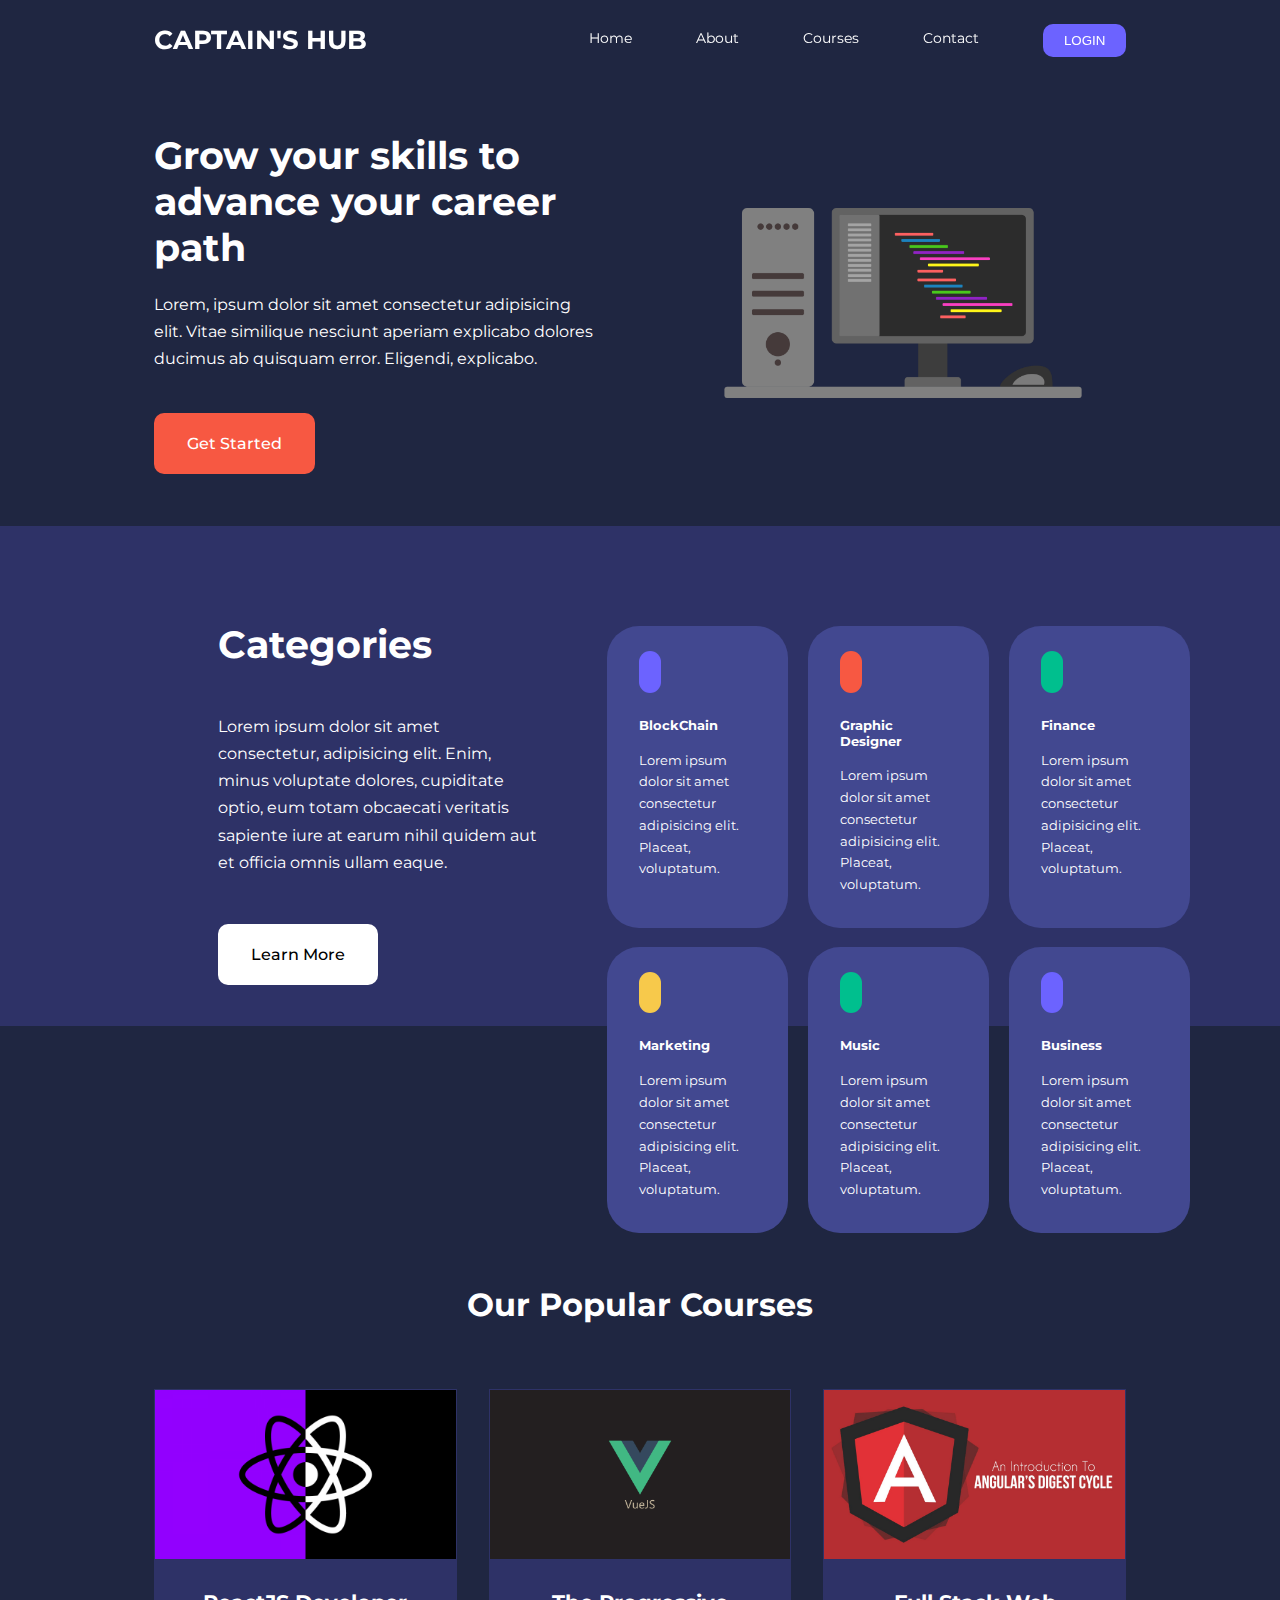
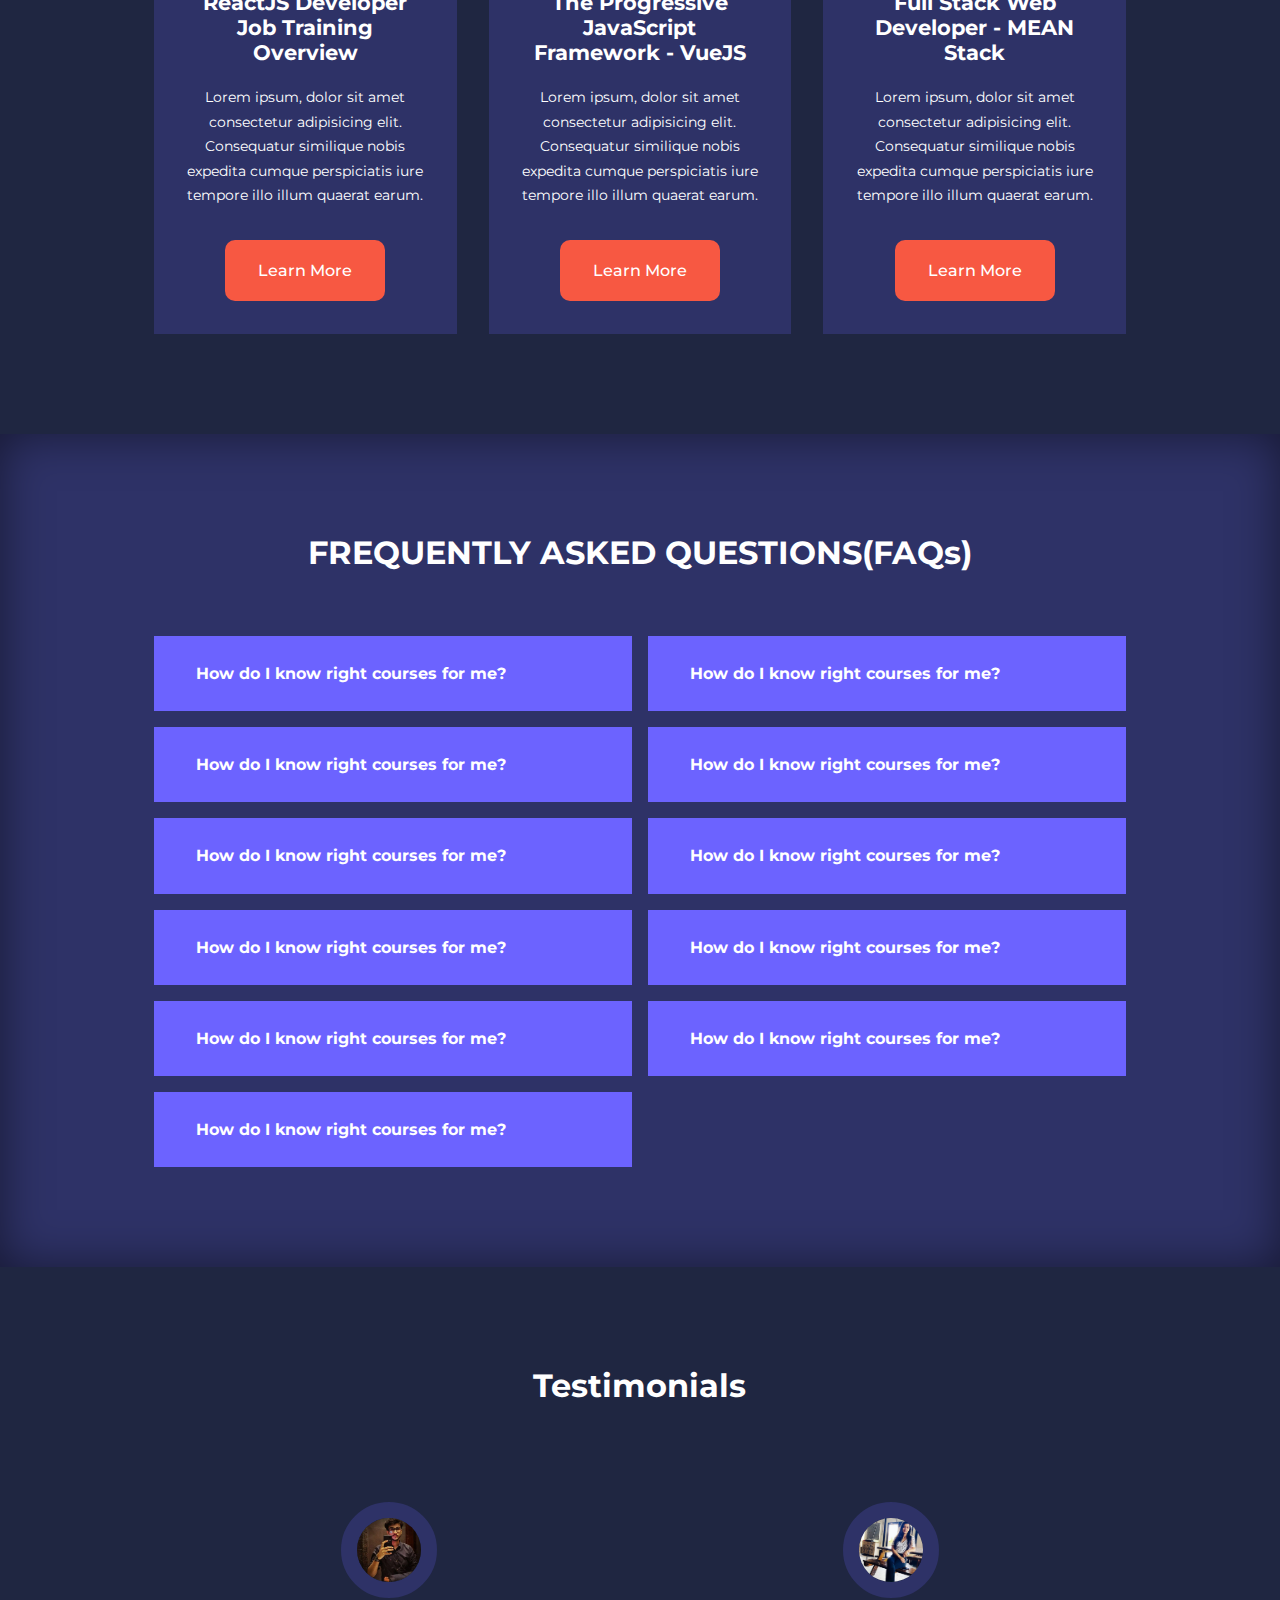
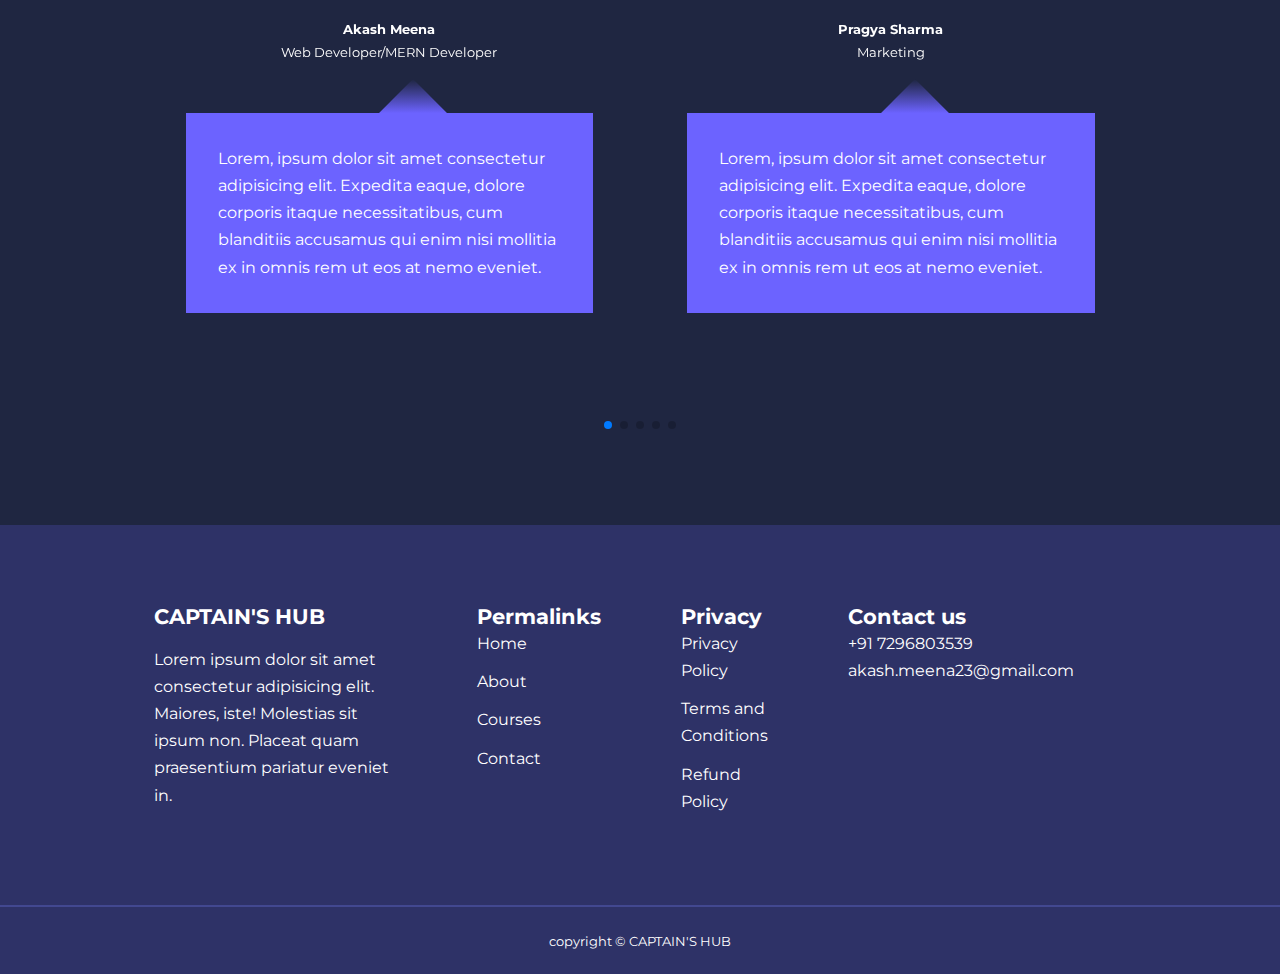
<file: index.html>
<!DOCTYPE html>
<html lang="en">
  <head>
    <meta charset="UTF-8" />
    <meta http-equiv="X-UA-Compatible" content="IE=edge" />
    <meta name="viewport" content="width=device-width, initial-scale=1.0" />
    <title>CAPTAIN'S HUB Website</title>
    <link rel="stylesheet" href="./css/style.css" />
    <link rel="shortcut icon" href="./IMAGES/colorhunt-favicon.svg" type="image/x-icon">
    <!-- ICONS CDN -->
    <link
      rel="stylesheet"
      href="https://unicons.iconscout.com/release/v2.1.6/css/unicons.css"
    />

    <!-- Google Fonts (Montserrat) -->
    <link rel="preconnect" href="https://fonts.googleapis.com" />
    <link rel="preconnect" href="https://fonts.gstatic.com" crossorigin />
    <link
      href="https://fonts.googleapis.com/css2?family=Montserrat:wght@300;400;500;600;700;800;900&display=swap"
      rel="stylesheet"
    />
    <!-- SWIPER JS -->
    <link rel="stylesheet" href="https://cdn.jsdelivr.net/npm/swiper/swiper-bundle.min.css" />

  </head>
  <body>
<div id="blur">
    <nav>
      <div class="wrapper container">
        <a href="index.html"><h3 class="brand">CAPTAIN'S HUB</h3></a>
        <ul class="navbar">
          <li><a href="index.html">Home</a></li>
          <li><a href="about.html">About</a></li>
          <li><a href="courses.html">Courses</a></li>
          <li><a href="contact.html">Contact</a></li>
          <button type="button" id="enter" class="btn btn-sec">LOGIN</button>
        </ul>
        <button id="menuBar"><i class="uil uil-bars"></i></button>
        <button id="closeBar"><i class="uil uil-multiply"></i></button>
      </div>
    </nav>

    <!-- ===================END OF NAVBAR================= -->




    <header>
      <div class="wrapper header-container">
        <div class="head-left">
          <h1>Grow your skills to advance your career path</h1>
          <p>
            Lorem, ipsum dolor sit amet consectetur adipisicing elit. Vitae
            similique nesciunt aperiam explicabo dolores ducimus ab quisquam
            error. Eligendi, explicabo.
          </p>
          <a href="courses.html" class="btn btn-primary">Get Started</a>
        </div>
        <div class="head-right">
          <div class="header-right-img">
            <img
              src="./IMAGES/—Pngtree—pc coding programming flat illustration_5491766.png"
              alt=""
            />
          </div>
        </div>
      </div>
    </header>

    <!-- ===================END OF HEADER================= -->

    <section class="categories">
      <div class="wrapper categories_container">
        <div class="categories-left">
          <h1>Categories</h1>
          <p>
            Lorem ipsum dolor sit amet consectetur, adipisicing elit. Enim,
            minus voluptate dolores, cupiditate optio, eum totam obcaecati
            veritatis sapiente iure at earum nihil quidem aut et officia omnis
            ullam eaque.
          </p>
          <a href="#" class="btn">Learn More</a>
        </div>
        <div class="categories-right">
          <article class="category">
            <span class="category-icons"
              ><i class="uil uil-bitcoin-circle"></i
            ></span>
            <h5>BlockChain</h5>
            <p>
              Lorem ipsum dolor sit amet consectetur adipisicing elit. Placeat,
              voluptatum.
            </p>
          </article>

          <article class="category">
            <span class="category-icons" style="background: #f75842"
              ><i class="uil uil-palette"></i
            ></span>
            <h5>Graphic Designer</h5>
            <p>
              Lorem ipsum dolor sit amet consectetur adipisicing elit. Placeat,
              voluptatum.
            </p>
          </article>

          <article class="category">
            <span class="category-icons" style="background: #00bf8e"
              ><i class="uil uil-usd-circle"></i
            ></span>
            <h5>Finance</h5>
            <p>
              Lorem ipsum dolor sit amet consectetur adipisicing elit. Placeat,
              voluptatum.
            </p>
          </article>

          <article class="category">
            <span class="category-icons" style="background: #f7c94b"
              ><i class="uil uil-megaphone"></i
            ></span>
            <h5>Marketing</h5>
            <p>
              Lorem ipsum dolor sit amet consectetur adipisicing elit. Placeat,
              voluptatum.
            </p>
          </article>

          <article class="category">
            <span class="category-icons" style="background: #00bf8e"
              ><i class="uil uil-music"></i
            ></span>
            <h5>Music</h5>
            <p>
              Lorem ipsum dolor sit amet consectetur adipisicing elit. Placeat,
              voluptatum.
            </p>
          </article>

          <article class="category">
            <span class="category-icons"
              ><i class="uil uil-puzzle-piece"></i
            ></span>
            <h5>Business</h5>
            <p>
              Lorem ipsum dolor sit amet consectetur adipisicing elit. Placeat,
              voluptatum.
            </p>
          </article>
        </div>
      </div>
    </section>

    <!-- ===================END OF CATEGORIES================= -->

    <section class="courses">
      <h2>Our Popular Courses</h2>
      <div class="wrapper courses-container">
        <article class="course">
          <div class="course-img">
            <img src="./IMAGES/reactcourse1.png" alt="" />
            <!--Add Slider To Image-->
          </div>
          <div class="courses-info">
            <h4>ReactJS Developer Job Training Overview</h4>
            <p>
              Lorem ipsum, dolor sit amet consectetur adipisicing elit.
              Consequatur similique nobis expedita cumque perspiciatis iure
              tempore illo illum quaerat earum.
            </p>
            <a href="courses.html" class="btn btn-primary">Learn More</a>
          </div>
        </article>

        <article class="course">
          <div class="course-img">
            <img src="./IMAGES/vue2course2.webp" alt="" />
          </div>
          <div class="courses-info">
            <h4>The Progressive JavaScript Framework - VueJS</h4>
            <p>
              Lorem ipsum, dolor sit amet consectetur adipisicing elit.
              Consequatur similique nobis expedita cumque perspiciatis iure
              tempore illo illum quaerat earum.
            </p>
            <a href="courses.html" class="btn btn-primary">Learn More</a>
          </div>
        </article>

        <article class="course">
          <div class="course-img">
            <img src="./IMAGES/course3.jpg" alt="" />
          </div>
          <div class="courses-info">
            <h4>Full Stack Web Developer - MEAN Stack</h4>
            <p>
              Lorem ipsum, dolor sit amet consectetur adipisicing elit.
              Consequatur similique nobis expedita cumque perspiciatis iure
              tempore illo illum quaerat earum.
            </p>
            <a href="courses.html" class="btn btn-primary">Learn More</a>
          </div>
        </article>
      </div>
    </section>

    <!-- ===================END OF COURSES================= -->

    <section class="faqs">
      <h2>FREQUENTLY ASKED QUESTIONS(FAQs)</h2>
      <div class="wrapper faqs-container">
        <article class="faq">
          <div class="faq-icon"><i class="uil uil-plus"></i></div>
          <div class="quest-answer">
            <h4>How do I know right courses for me?</h4>
            <p>
              Lorem ipsum, dolor sit amet consectetur adipisicing elit.
              Explicabo hic voluptate perspiciatis sunt commodi autem, deleniti,
              suscipit quis nihil ullam quae tempore reprehenderit esse magni
              non? Laudantium cupiditate sit vitae!
            </p>
          </div>
        </article>

        <article class="faq">
          <div class="faq-icon"><i class="uil uil-plus"></i></div>
          <div class="quest-answer">
            <h4>How do I know right courses for me?</h4>
            <p>
              Lorem ipsum, dolor sit amet consectetur adipisicing elit.
              Explicabo hic voluptate perspiciatis sunt commodi autem, deleniti,
              suscipit quis nihil ullam quae tempore reprehenderit esse magni
              non? Laudantium cupiditate sit vitae!
            </p>
          </div>
        </article>

        <article class="faq">
          <div class="faq-icon"><i class="uil uil-plus"></i></div>
          <div class="quest-answer">
            <h4>How do I know right courses for me?</h4>
            <p>
              Lorem ipsum, dolor sit amet consectetur adipisicing elit.
              Explicabo hic voluptate perspiciatis sunt commodi autem, deleniti,
              suscipit quis nihil ullam quae tempore reprehenderit esse magni
              non? Laudantium cupiditate sit vitae!
            </p>
          </div>
        </article>

        <article class="faq">
          <div class="faq-icon"><i class="uil uil-plus"></i></div>
          <div class="quest-answer">
            <h4>How do I know right courses for me?</h4>
            <p>
              Lorem ipsum, dolor sit amet consectetur adipisicing elit.
              Explicabo hic voluptate perspiciatis sunt commodi autem, deleniti,
              suscipit quis nihil ullam quae tempore reprehenderit esse magni
              non? Laudantium cupiditate sit vitae!
            </p>
          </div>
        </article>

        <article class="faq">
          <div class="faq-icon"><i class="uil uil-plus"></i></div>
          <div class="quest-answer">
            <h4>How do I know right courses for me?</h4>
            <p>
              Lorem ipsum, dolor sit amet consectetur adipisicing elit.
              Explicabo hic voluptate perspiciatis sunt commodi autem, deleniti,
              suscipit quis nihil ullam quae tempore reprehenderit esse magni
              non? Laudantium cupiditate sit vitae!
            </p>
          </div>
        </article>

        <article class="faq">
          <div class="faq-icon"><i class="uil uil-plus"></i></div>
          <div class="quest-answer">
            <h4>How do I know right courses for me?</h4>
            <p>
              Lorem ipsum, dolor sit amet consectetur adipisicing elit.
              Explicabo hic voluptate perspiciatis sunt commodi autem, deleniti,
              suscipit quis nihil ullam quae tempore reprehenderit esse magni
              non? Laudantium cupiditate sit vitae!
            </p>
          </div>
        </article>

        <article class="faq">
          <div class="faq-icon"><i class="uil uil-plus"></i></div>
          <div class="quest-answer">
            <h4>How do I know right courses for me?</h4>
            <p>
              Lorem ipsum, dolor sit amet consectetur adipisicing elit.
              Explicabo hic voluptate perspiciatis sunt commodi autem, deleniti,
              suscipit quis nihil ullam quae tempore reprehenderit esse magni
              non? Laudantium cupiditate sit vitae!
            </p>
          </div>
        </article>

        <article class="faq">
          <div class="faq-icon"><i class="uil uil-plus"></i></div>
          <div class="quest-answer">
            <h4>How do I know right courses for me?</h4>
            <p>
              Lorem ipsum, dolor sit amet consectetur adipisicing elit.
              Explicabo hic voluptate perspiciatis sunt commodi autem, deleniti,
              suscipit quis nihil ullam quae tempore reprehenderit esse magni
              non? Laudantium cupiditate sit vitae!
            </p>
          </div>
        </article>

        <article class="faq">
          <div class="faq-icon"><i class="uil uil-plus"></i></div>
          <div class="quest-answer">
            <h4>How do I know right courses for me?</h4>
            <p>
              Lorem ipsum, dolor sit amet consectetur adipisicing elit.
              Explicabo hic voluptate perspiciatis sunt commodi autem, deleniti,
              suscipit quis nihil ullam quae tempore reprehenderit esse magni
              non? Laudantium cupiditate sit vitae!
            </p>
          </div>
        </article>

        <article class="faq">
          <div class="faq-icon"><i class="uil uil-plus"></i></div>
          <div class="quest-answer">
            <h4>How do I know right courses for me?</h4>
            <p>
              Lorem ipsum, dolor sit amet consectetur adipisicing elit.
              Explicabo hic voluptate perspiciatis sunt commodi autem, deleniti,
              suscipit quis nihil ullam quae tempore reprehenderit esse magni
              non? Laudantium cupiditate sit vitae!
            </p>
          </div>
        </article>

        <article class="faq">
          <div class="faq-icon"><i class="uil uil-plus"></i></div>
          <div class="quest-answer">
            <h4>How do I know right courses for me?</h4>
            <p>
              Lorem ipsum, dolor sit amet consectetur adipisicing elit.
              Explicabo hic voluptate perspiciatis sunt commodi autem, deleniti,
              suscipit quis nihil ullam quae tempore reprehenderit esse magni
              non? Laudantium cupiditate sit vitae!
            </p>
          </div>
        </article>
      </div>
    </section>

    <!-- ===================END OF FREQUENTLY ASKED QUESTIONS(FAQs)================= -->
    
    <section class="wrapper testimonial-container mySwiper">
        <h2>Testimonials</h2>
        <div class="swiper-wrapper">
          <article class="testimonial swiper-slide">
            <div class="avatar">
              <img src="./IMAGES/Students/AkashMeena.png" alt="">
            </div>
            <div class="testimonial-info">
              <h5>Akash Meena</h5>
              <small>Web Developer/MERN Developer</small>
            </div>
            <div class="testimonial-body">
              <p>Lorem, ipsum dolor sit amet consectetur adipisicing elit. Expedita eaque, dolore corporis itaque necessitatibus, cum blanditiis accusamus qui enim nisi mollitia ex in omnis rem ut eos at nemo eveniet.</p>
            </div>
          </article>

          <article class="testimonial swiper-slide">
            <div class="avatar">
              <img src="./IMAGES/Students/PragyaSharma.png" alt="">
            </div>
            <div class="testimonial-info">
              <h5>Pragya Sharma</h5>
              <small>Marketing</small>
            </div>
            <div class="testimonial-body">
              <p>Lorem, ipsum dolor sit amet consectetur adipisicing elit. Expedita eaque, dolore corporis itaque necessitatibus, cum blanditiis accusamus qui enim nisi mollitia ex in omnis rem ut eos at nemo eveniet.</p>
            </div>
          </article>

          <article class="testimonial swiper-slide">
            <div class="avatar">
              <img src="./IMAGES/Students/JayeshPareek.png" alt="">
            </div>
            <div class="testimonial-info">
              <h5>Jayesh Pareek</h5>
              <small>Python Developer</small>
            </div>
            <div class="testimonial-body">
              <p>Lorem, ipsum dolor sit amet consectetur adipisicing elit. Expedita eaque, dolore corporis itaque necessitatibus, cum blanditiis accusamus qui enim nisi mollitia ex in omnis rem ut eos at nemo eveniet.</p>
            </div>
          </article>

          <article class="testimonial swiper-slide">
            <div class="avatar">
              <img src="./IMAGES/Students/vatsalsethi.png" alt="">
            </div>
            <div class="testimonial-info">
              <h5>Vatsal Sethi</h5>
              <small>Java Developer</small>
            </div>
            <div class="testimonial-body">
              <p>Lorem, ipsum dolor sit amet consectetur adipisicing elit. Expedita eaque, dolore corporis itaque necessitatibus, cum blanditiis accusamus qui enim nisi mollitia ex in omnis rem ut eos at nemo eveniet.</p>
            </div>
          </article>

          <article class="testimonial swiper-slide">
            <div class="avatar">
              <img src="./IMAGES/Students/sachin rajput.png" alt="">
            </div>
            <div class="testimonial-info">
              <h5>Student</h5>
              <small>Student</small>
            </div>
            <div class="testimonial-body">
              <p>Lorem, ipsum dolor sit amet consectetur adipisicing elit. Expedita eaque, dolore corporis itaque necessitatibus, cum blanditiis accusamus qui enim nisi mollitia ex in omnis rem ut eos at nemo eveniet.</p>
            </div>
          </article>

          <article class="testimonial swiper-slide">
            <div class="avatar">
              <img src="./IMAGES/Students/nishantrathor.png" alt="">
            </div>
            <div class="testimonial-info">
              <h5>Nishant Rathor</h5>
              <small>Civil Services</small>
            </div>
            <div class="testimonial-body">
              <p>Lorem, ipsum dolor sit amet consectetur adipisicing elit. Expedita eaque, dolore corporis itaque necessitatibus, cum blanditiis accusamus qui enim nisi mollitia ex in omnis rem ut eos at nemo eveniet.</p>
            </div>
          </article>
        </div>
        <div class="swiper-pagination"></div>
    </section>

    <!-- ===================END OF STUDENTS TESTIMONIALS================= -->
    
    <footer>
      <div class="wrapper footer-container">
        <div class="footerOne">
          <a href="index.html"><h4>CAPTAIN'S HUB</h4></a>
          <p>Lorem ipsum dolor sit amet consectetur adipisicing elit. Maiores, iste! Molestias sit ipsum non. Placeat quam praesentium pariatur eveniet in.</p>
        </div>

        <div class="footerTwo">
          <h4>Permalinks</h4>
          <ul class="permalinks">
            <li><a href="index.html">Home</a></li>
            <li><a href="about.html">About</a></li>
            <li><a href="courses.html">Courses</a></li>
            <li><a href="contact.html">Contact</a></li>
          </ul>
        </div>

        <div class="footerThree">
          <h4>Privacy</h4>
          <ul class="privacy">
            <li><a href="#">Privacy Policy</a></li>
            <li><a href="#">Terms and Conditions</a></li>
            <li><a href="#">Refund Policy</a></li>
          </ul>
        </div>

        <div class="footerFour">
          <h4>Contact us</h4>
          <div>
            <p>+91 7296803539</p>
            <p>akash.meena23@gmail.com</p>
          </div>
          <ul class="socials">
            <li><a href=""><i class="uil uil-facebook"></i></a></li>
            <li><a href=""><i class="uil uil-instagram-alt"></i></a></li>
            <li><a href=""><i class="uil uil-twitter"></i></a></li>
            <li><a href=""><i class="uil uil-linkedin"></i></a></li>
          </ul>
        </div>
      </div>
      <div class="copyright">
          <small>copyright &copy; CAPTAIN'S HUB</small>
        </div>
    </footer>
</div>

    <!-- ===================END OF FOOTER================= -->

<div class="formlog">
  <div class="registration-form">
    <a href="./signup.html"><h1>Registration Form</h1></a>
  </div>
      <form action="">
        <div class="info">
          <label for="">Username :</label>
          <input type="text" class="innerinp" id="username1" placeholder="Username or Email">
        </div>

        <div class="info">
          <label for="">Password :</label>
          <input type="password" class="innerinp" id="password2" placeholder="Password">
        </div>

        <button type="button" id="loginHome" style="margin-top: 20px;" class="btn btn-primary"> LOGIN</button>
        <button type="button" style="margin-top: 20px;" class="btn btn-primary clr" id="signuphome" > SIGNUP</button>
      </form>
      <center><h2>LOGIN</h2></center>
</div>

    <!-- ===================END OF LOGIN================= -->



    <script src="https://cdn.jsdelivr.net/npm/swiper@8/swiper-bundle.min.js"></script>
    <script src="main.js"></script>
    <script>
      var swiper = new Swiper(".mySwiper", {
        slidesPerView: 1,
        spaceBetween: 30,
        pagination: {
          el: ".swiper-pagination",
          clickable: true,
        },
        //windowWidth >= 600
        breakpoints:{
          600:{
            slidesPerView: 2
          }
        }
      });
    </script>
  </body>
</html>
</file>
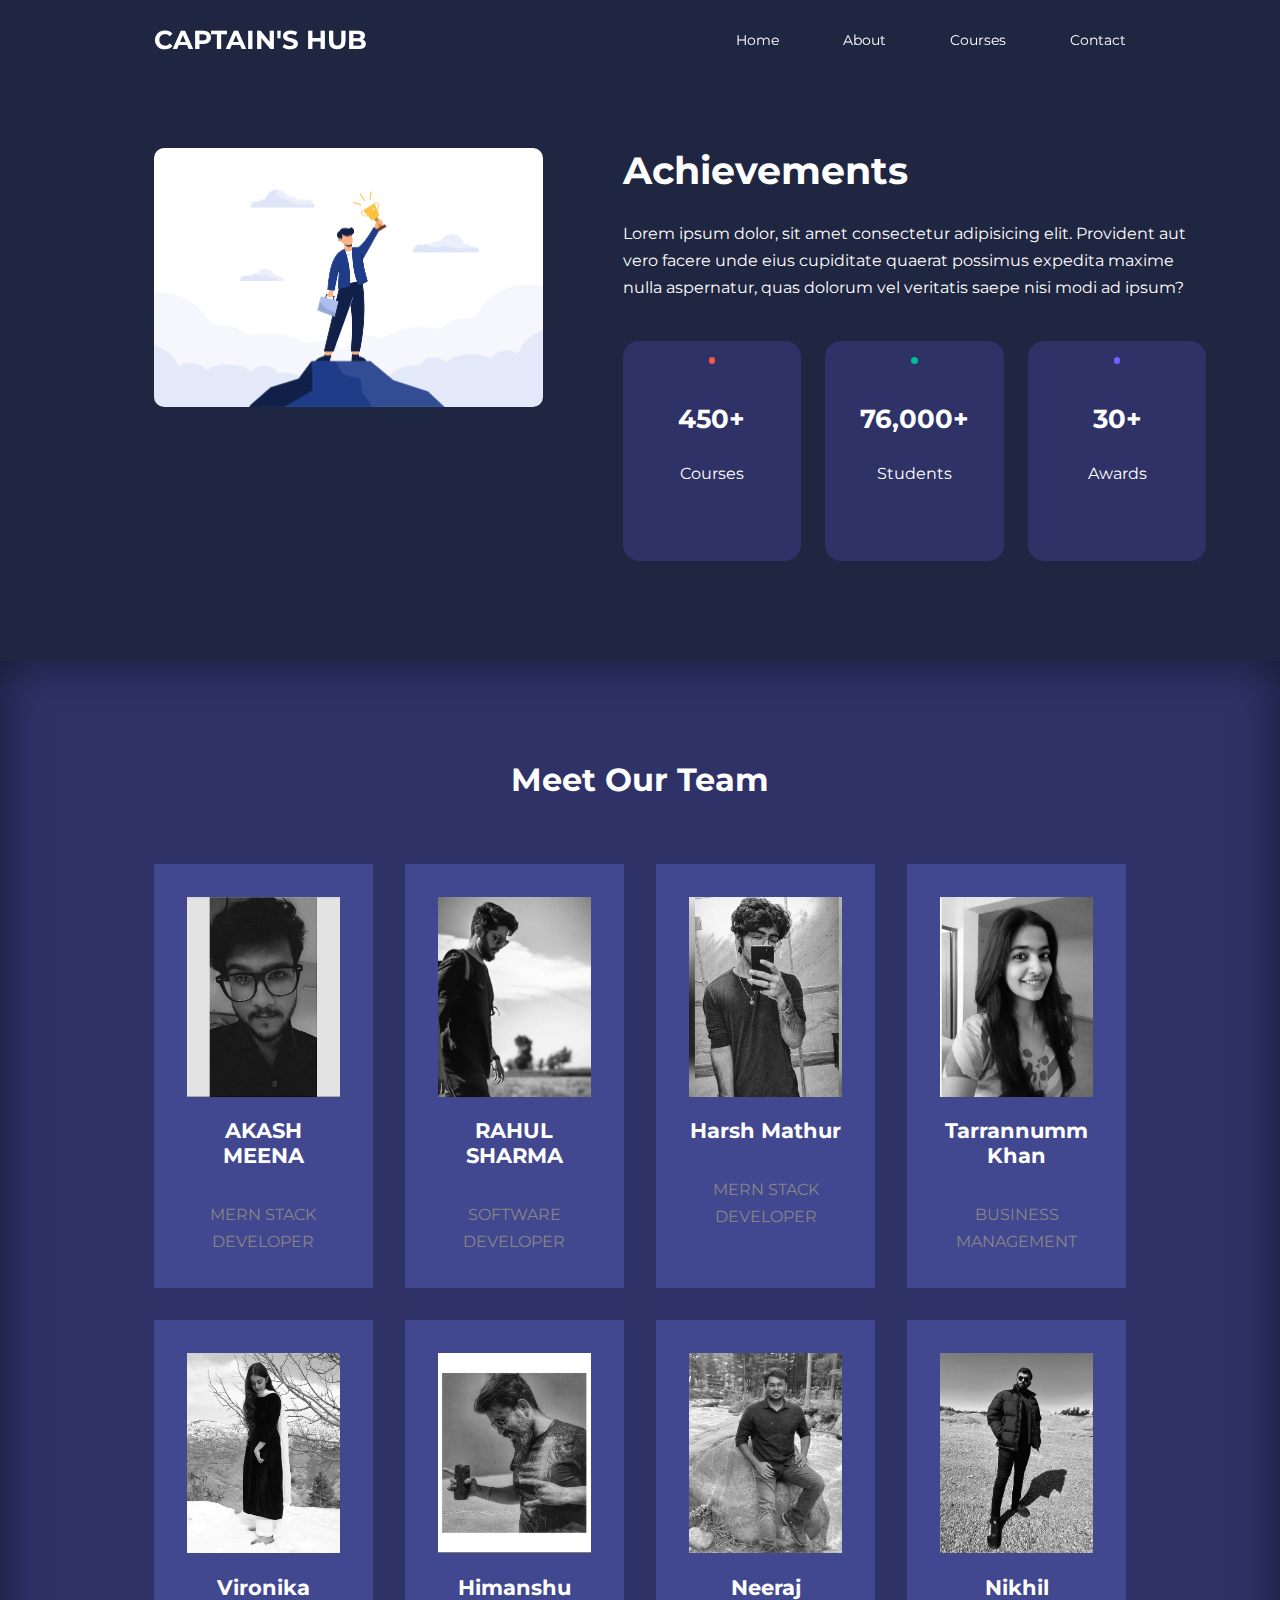
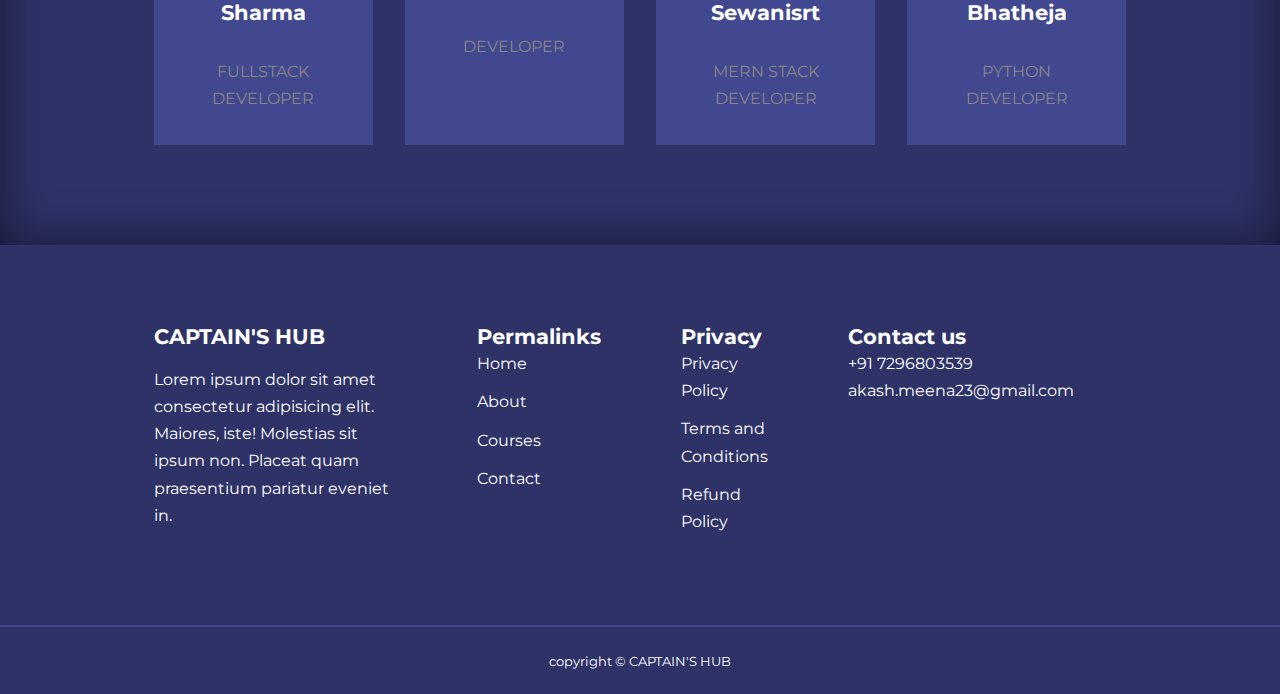
<file: about.html>
<!DOCTYPE html>
<html lang="en">
  <head>
    <meta charset="UTF-8" />
    <meta http-equiv="X-UA-Compatible" content="IE=edge" />
    <meta name="viewport" content="width=device-width, initial-scale=1.0" />
    <title>Multipage Educational Website</title>
    <link rel="stylesheet" href="./css/style.css" />
    <link rel="stylesheet" href="./css/about.css" />

    <!-- ICONS CDN -->
    <link rel="stylesheet" href="https://unicons.iconscout.com/release/v2.1.6/css/unicons.css" />

    <!-- Google Fonts (Montserrat) -->
    <link rel="preconnect" href="https://fonts.googleapis.com" />
    <link rel="preconnect" href="https://fonts.gstatic.com" crossorigin />
    <link href="https://fonts.googleapis.com/css2?family=Montserrat:wght@300;400;500;600;700;800;900&display=swap" rel="stylesheet" />
  </head>
  <body>
    <nav>
      <div class="wrapper container">
        <a href="index.html"><h3>CAPTAIN'S HUB</h3></a>
        <ul class="navbar">
          <li><a href="index.html">Home</a></li>
          <li><a href="about.html">About</a></li>
          <li><a href="courses.html">Courses</a></li>
          <li><a href="contact.html">Contact</a></li>
        </ul>
        <button id="menuBar"><i class="uil uil-bars"></i></button>
        <button id="closeBar"><i class="uil uil-multiply"></i></button>
      </div>
    </nav>

    <!-- ===================END OF NAVBAR================= -->
    <section class="about-achievement">
        <div class="wrapper about-achievement-container">
            <div class="about-achievement-left">
                <img src="./IMAGES/aboutus.jpg" alt="">
            </div>
            <div class="about-achievement-right">
                <h1>Achievements</h1>
                <p>Lorem ipsum dolor, sit amet consectetur adipisicing elit. Provident aut vero facere unde eius cupiditate quaerat possimus expedita maxime nulla aspernatur, quas dolorum vel veritatis saepe nisi modi ad ipsum?</p>
                <div class="achievement-cards">
                    <article class="achievement-card">
                        <span class="achievement-icon" style="background: #f75842;"><i class="uil uil-video"></i></span>
                        <h3>450+</h3>
                        <p>Courses</p>
                    </article>

                    <article class="achievement-card">
                        <span class="achievement-icon" style="background: #00bf8e;"><i class="uil uil-users-alt"></i></span>
                        <h3>76,000+</h3>
                        <p>Students</p>
                    </article>

                    <article class="achievement-card">
                        <span class="achievement-icon" style="background: #6c63ff;"><i class="uil uil-award"></i></span>
                        <h3>30+</h3>
                        <p>Awards</p>
                    </article>
                </div>
            </div>
        </div>
    </section>

    <!-- ===================END OF Achievement================= -->

    <section class="team">
        <h2>Meet Our Team</h2>
        <div class="wrapper team-container">
            <article class="team-member">
                <div class="team-member-img">
                    <img src="./IMAGES/Students/AKASHMEENA MERN.png" height="200px" alt="">
                </div>
                <div class="team-member-info">
                    <h4>AKASH MEENA</h4>
                    <p>MERN STACK DEVELOPER</p>
                </div>
                <div class="team-socials">
                    <a href="https://www.instagram.com/_captain.09/" target="_blank"><i class="uil uil-instagram-alt"></i></a>
                    <a href="https://twitter.com/_CAPTAIN1997_" target="_blank"><i class="uil uil-twitter"></i></a>
                    <a href="https://www.linkedin.com/in/akash-meena-79b94b113/" target="_blank"><i class="uil uil-linkedin"></i></a>
                </div>
            </article>


            <article class="team-member">
                <div class="team-member-img">
                    <img src="./IMAGES/Students/RAHUL SHARMA.png" height="200px" alt="">
                </div>
                <div class="team-member-info">
                    <h4>RAHUL SHARMA</h4>
                    <p>SOFTWARE DEVELOPER</p>
                </div>
                <div class="team-socials">
                    <a href="https://www.instagram.com/trippybandit/?hl=en" target="_blank"><i class="uil uil-instagram-alt"></i></a>
                    <a href="https://twitter.com" target="_blank"><i class="uil uil-twitter"></i></a>
                    <a href="https://www.linkedin.com" target="_blank"><i class="uil uil-linkedin"></i></a>
                </div>
            </article>


            <article class="team-member">
                <div class="team-member-img">
                    <img src="./IMAGES/Students/HarshMathur.png" height="200px" alt="">
                </div>
                <div class="team-member-info">
                    <h4>Harsh Mathur</h4>
                    <p>MERN STACK DEVELOPER</p>
                </div>
                <div class="team-socials">
                    <a href="https://www.instagram.com/harshhhhm_/?hl=en" target="_blank"><i class="uil uil-instagram-alt"></i></a>
                    <a href="https://twitter.com" target="_blank"><i class="uil uil-twitter"></i></a>
                    <a href="https://www.linkedin.com" target="_blank"><i class="uil uil-linkedin"></i></a>
                </div>
            </article>


            <article class="team-member">
                <div class="team-member-img">
                    <img src="./IMAGES/Students/TrannummKhan.png" height="200px" alt="">
                </div>
                <div class="team-member-info">
                    <h4>Tarrannumm Khan</h4>
                    <p>BUSINESS MANAGEMENT</p>
                </div>
                <div class="team-socials">
                    <a href="https://www.instagram.com/_tarannum._/?hl=en" target="_blank"><i class="uil uil-instagram-alt"></i></a>
                    <a href="https://twitter.com" target="_blank"><i class="uil uil-twitter"></i></a>
                    <a href="https://www.linkedin.com" target="_blank"><i class="uil uil-linkedin"></i></a>
                </div>
            </article>


            <article class="team-member">
                <div class="team-member-img">
                    <img src="./IMAGES/Students/VironikaSharma.png" height="200px" alt="">
                </div>
                <div class="team-member-info">
                    <h4>Vironika Sharma</h4>
                    <p>FULLSTACK DEVELOPER</p>
                </div>
                <div class="team-socials">
                    <a href="https://www.instagram.com/onika29_/?hl=en" target="_blank"><i class="uil uil-instagram-alt"></i></a>
                    <a href="https://twitter.com" target="_blank"><i class="uil uil-twitter"></i></a>
                    <a href="https://www.linkedin.com" target="_blank"><i class="uil uil-linkedin"></i></a>
                </div>
            </article>


            <article class="team-member">
                <div class="team-member-img">
                    <img src="./IMAGES/Students/HIMANSHU.png" height="200px" alt="">
                </div>
                <div class="team-member-info">
                    <h4>Himanshu</h4>
                    <p>DEVELOPER</p>
                </div>
                <div class="team-socials">
                    <a href="https://www.instagram.com/domibandito/?hl=en" target="_blank"><i class="uil uil-instagram-alt"></i></a>
                    <a href="https://twitter.com" target="_blank"><i class="uil uil-twitter"></i></a>
                    <a href="https://www.linkedin.com" target="_blank"><i class="uil uil-linkedin"></i></a>
                </div>
            </article>

            <article class="team-member">
                <div class="team-member-img">
                    <img src="./IMAGES/Students/Neeraj.png" height="200px" alt="">
                </div>
                <div class="team-member-info">
                    <h4>Neeraj Sewanisrt</h4>
                    <p>MERN STACK DEVELOPER</p>
                </div>
                <div class="team-socials">
                    <a href="https://www.instagram.com/neerajsewanisrt8/?hl=en" target="_blank"><i class="uil uil-instagram-alt"></i></a>
                    <a href="https://twitter.com" target="_blank"><i class="uil uil-twitter"></i></a>
                    <a href="https://www.linkedin.com" target="_blank"><i class="uil uil-linkedin"></i></a>
                </div>
            </article>


            <article class="team-member">
                <div class="team-member-img">
                    <img src="./IMAGES/Students/nikhil.png" height="200px" alt="">
                </div>
                <div class="team-member-info">
                    <h4>Nikhil Bhatheja</h4>
                    <p>PYTHON DEVELOPER</p>
                </div>
                <div class="team-socials">
                    <a href="https://www.instagram.com/nikbatheja/?hl=en" target="_blank"><i class="uil uil-instagram-alt"></i></a>
                    <a href="https://twitter.com" target="_blank"><i class="uil uil-twitter"></i></a>
                    <a href="https://www.linkedin.com" target="_blank"><i class="uil uil-linkedin"></i></a>
                </div>
            </article>
        </div>
    </section>

    <!-- ===================END OF TEAMS================= -->


    <footer>
      <div class="wrapper footer-container">
        <div class="footerOne">
          <a href="index.html"><h4>CAPTAIN'S HUB</h4></a>
          <p>Lorem ipsum dolor sit amet consectetur adipisicing elit. Maiores, iste! Molestias sit ipsum non. Placeat quam praesentium pariatur eveniet in.</p>
        </div>

        <div class="footerTwo">
          <h4>Permalinks</h4>
          <ul class="permalinks">
            <li><a href="index.html">Home</a></li>
            <li><a href="about.html">About</a></li>
            <li><a href="courses.html">Courses</a></li>
            <li><a href="contact.html">Contact</a></li>
          </ul>
        </div>

        <div class="footerThree">
          <h4>Privacy</h4>
          <ul class="privacy">
            <li><a href="#">Privacy Policy</a></li>
            <li><a href="#">Terms and Conditions</a></li>
            <li><a href="#">Refund Policy</a></li>
          </ul>
        </div>

        <div class="footerFour">
          <h4>Contact us</h4>
          <div>
            <p>+91 7296803539</p>
            <p>akash.meena23@gmail.com</p>
          </div>
          <ul class="socials">
            <li><a href=""><i class="uil uil-facebook"></i></a></li>
            <li><a href=""><i class="uil uil-instagram-alt"></i></a></li>
            <li><a href=""><i class="uil uil-twitter"></i></a></li>
            <li><a href=""><i class="uil uil-linkedin"></i></a></li>
          </ul>
        </div>
      </div>
      <div class="copyright">
          <small>copyright &copy; CAPTAIN'S HUB</small>
        </div>
    </footer>

    <!-- ===================END OF FOOTER================= -->

    <script src="./main.js"></script>
    
  </body>
</html>
</file>
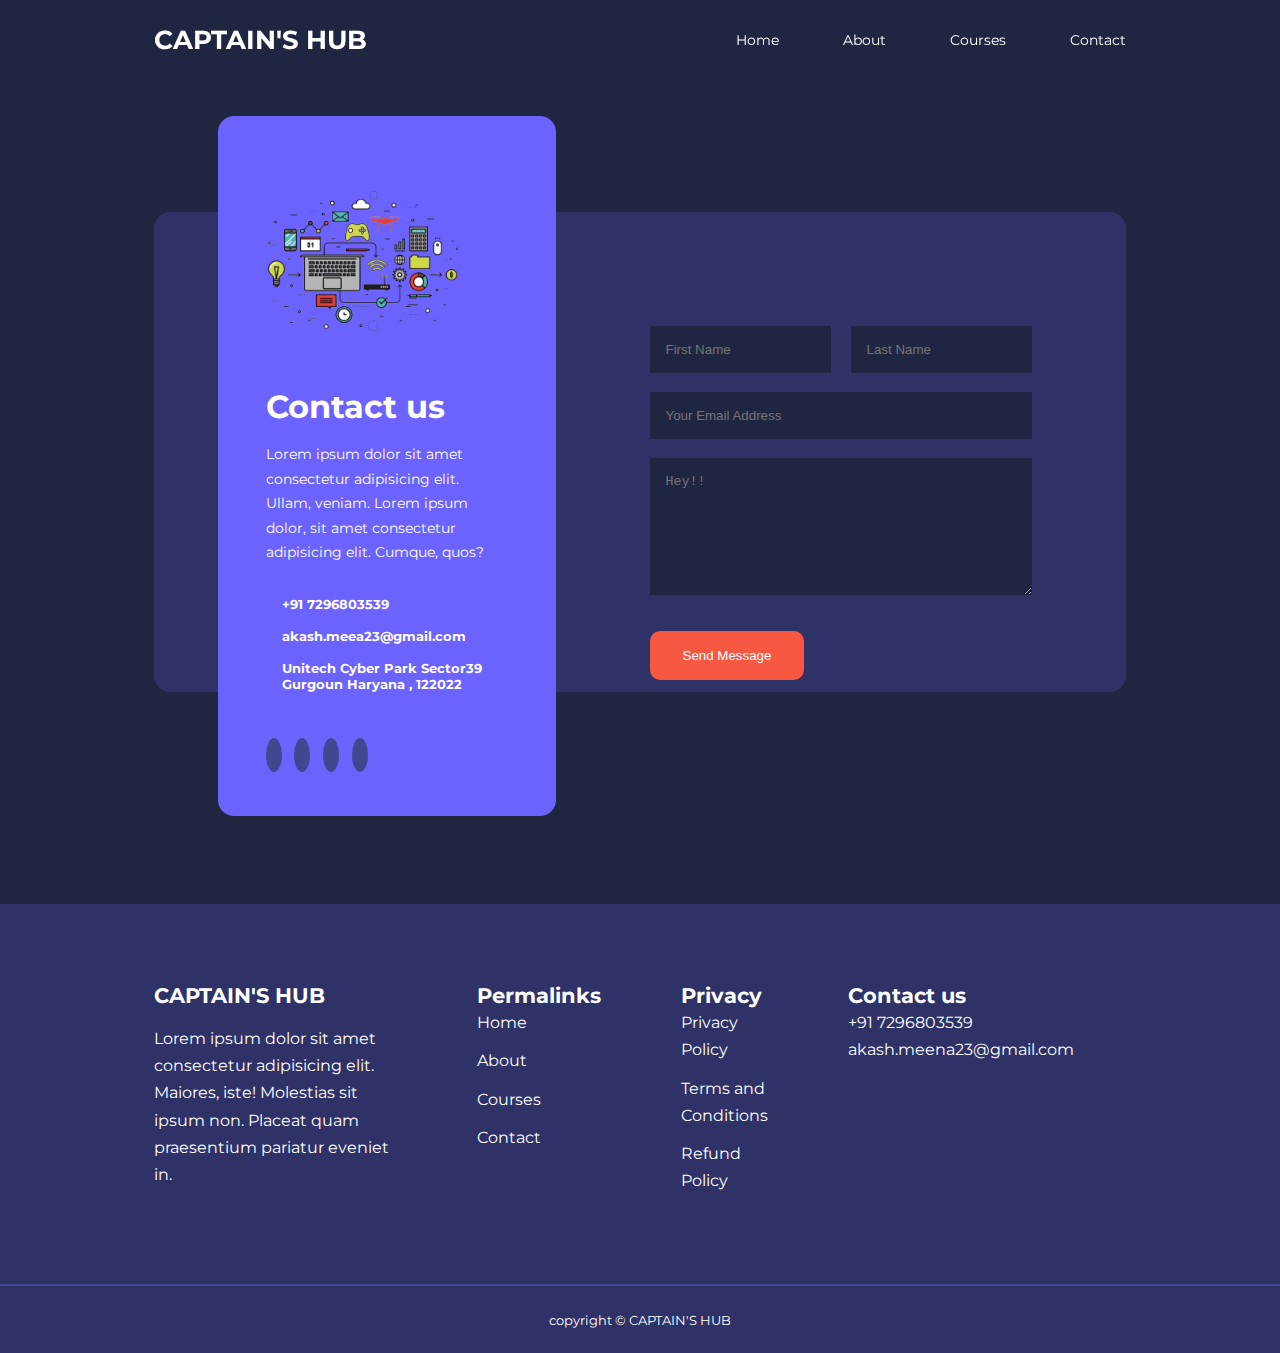
<file: contact.html>
<!DOCTYPE html>
<html lang="en">
  <head>
    <meta charset="UTF-8" />
    <meta http-equiv="X-UA-Compatible" content="IE=edge" />
    <meta name="viewport" content="width=device-width, initial-scale=1.0" />
    <title>Multipage Educational Website</title>
    <link rel="stylesheet" href="./css/style.css" />
    <link rel="stylesheet" href="./css/contact.css" />
    <link rel="shortcut icon" href="./IMAGES/colorhunt-favicon.svg" type="image/x-icon">


    <!-- ICONS CDN -->
    <link
      rel="stylesheet"
      href="https://unicons.iconscout.com/release/v2.1.6/css/unicons.css"
    />

    <!-- Google Fonts (Montserrat) -->
    <link rel="preconnect" href="https://fonts.googleapis.com" />
    <link rel="preconnect" href="https://fonts.gstatic.com" crossorigin />
    <link
      href="https://fonts.googleapis.com/css2?family=Montserrat:wght@300;400;500;600;700;800;900&display=swap"
      rel="stylesheet"
    />
  </head>
  <body>
    <nav>
      <div class="wrapper container">
        <a href="index.html"><h3>CAPTAIN'S HUB</h3></a>
        <ul class="navbar">
          <li><a href="index.html">Home</a></li>
          <li><a href="about.html">About</a></li>
          <li><a href="courses.html">Courses</a></li>
          <li><a href="contact.html">Contact</a></li>
        </ul>
        <button id="menuBar"><i class="uil uil-bars"></i></button>
        <button id="closeBar"><i class="uil uil-multiply"></i></button>
      </div>
    </nav>
<!-- ===================END OF NAVBAR================= -->

<section class="contact">
    <div class="wrapper contact-container">
        <aside class="contact-aside">
            <div class="aside-image">
                <img src="./IMAGES/Header_img.png" alt="">
            </div>
            <h2>Contact us</h2>
            <p>Lorem ipsum dolor sit amet consectetur adipisicing elit. Ullam, veniam. Lorem ipsum dolor, sit amet consectetur adipisicing elit. Cumque, quos? </p>
            <ul class="contact-details">
                <li>
                    <i class="uil uil-phone"></i>
                    <h5>+91 7296803539</h5>
                </li>

                <li>
                    <i class="uil uil-envelope-open"></i>
                    <h5>akash.meea23@gmail.com</h5>
                </li>

                <li>
                    <i class="uil uil-location-point"></i>
                    <h5>Unitech Cyber Park  Sector39 Gurgoun  Haryana , 122022</h5>
                </li>
            </ul>
            <ul class="contact-socials">
                <li><a href="https://www.facebook.com/"><i class="uil uil-facebook"></i></a></li>
                <li><a href="https://www.instagram.com/"><i class="uil uil-instagram-alt"></i></a></li>
                <li><a href="https://www.linkedin.com"><i class="uil uil-linkedin"></i></a></li>
                <li><a href="https://twitter.com"><i class="uil uil-twitter"></i></a></li>
            </ul>
        </aside>

        <form action="https://formspree.io/f/xknegawa" method="post" class="contact-form">
            <div class="form-name">
                <input type="text" name="First Name" placeholder="First Name" required>
                <input type="text" name="Last Name" placeholder="Last Name" required>
            </div>
            <input type="email" name="emailAd" id="mail" placeholder="Your Email Address" required>

            <textarea name="Message" id="textareaMain" cols="30" rows="7" placeholder="Hey!!"></textarea>
            <button type="submit" class="btn btn-primary">Send Message</button>
        </form>
    </div>
</section>






<footer>
      <div class="wrapper footer-container">
        <div class="footerOne">
          <a href="index.html"><h4>CAPTAIN'S HUB</h4></a>
          <p>Lorem ipsum dolor sit amet consectetur adipisicing elit. Maiores, iste! Molestias sit ipsum non. Placeat quam praesentium pariatur eveniet in.</p>
        </div>

        <div class="footerTwo">
          <h4>Permalinks</h4>
          <ul class="permalinks">
            <li><a href="index.html">Home</a></li>
            <li><a href="about.html">About</a></li>
            <li><a href="courses.html">Courses</a></li>
            <li><a href="contact.html">Contact</a></li>
          </ul>
        </div>

        <div class="footerThree">
          <h4>Privacy</h4>
          <ul class="privacy">
            <li><a href="#">Privacy Policy</a></li>
            <li><a href="#">Terms and Conditions</a></li>
            <li><a href="#">Refund Policy</a></li>
          </ul>
        </div>

        <div class="footerFour">
          <h4>Contact us</h4>
          <div>
            <p>+91 7296803539</p>
            <p>akash.meena23@gmail.com</p>
          </div>
          <ul class="socials">
            <li><a href=""><i class="uil uil-facebook"></i></a></li>
            <li><a href=""><i class="uil uil-instagram-alt"></i></a></li>
            <li><a href=""><i class="uil uil-twitter"></i></a></li>
            <li><a href=""><i class="uil uil-linkedin"></i></a></li>
          </ul>
        </div>
      </div>
      <div class="copyright">
          <small>copyright &copy; CAPTAIN'S HUB</small>
        </div>
    </footer>

<!-- ===================END OF FOOTER================= -->
<script src="./main.js"></script>
    
  </body>
</html>
</file>
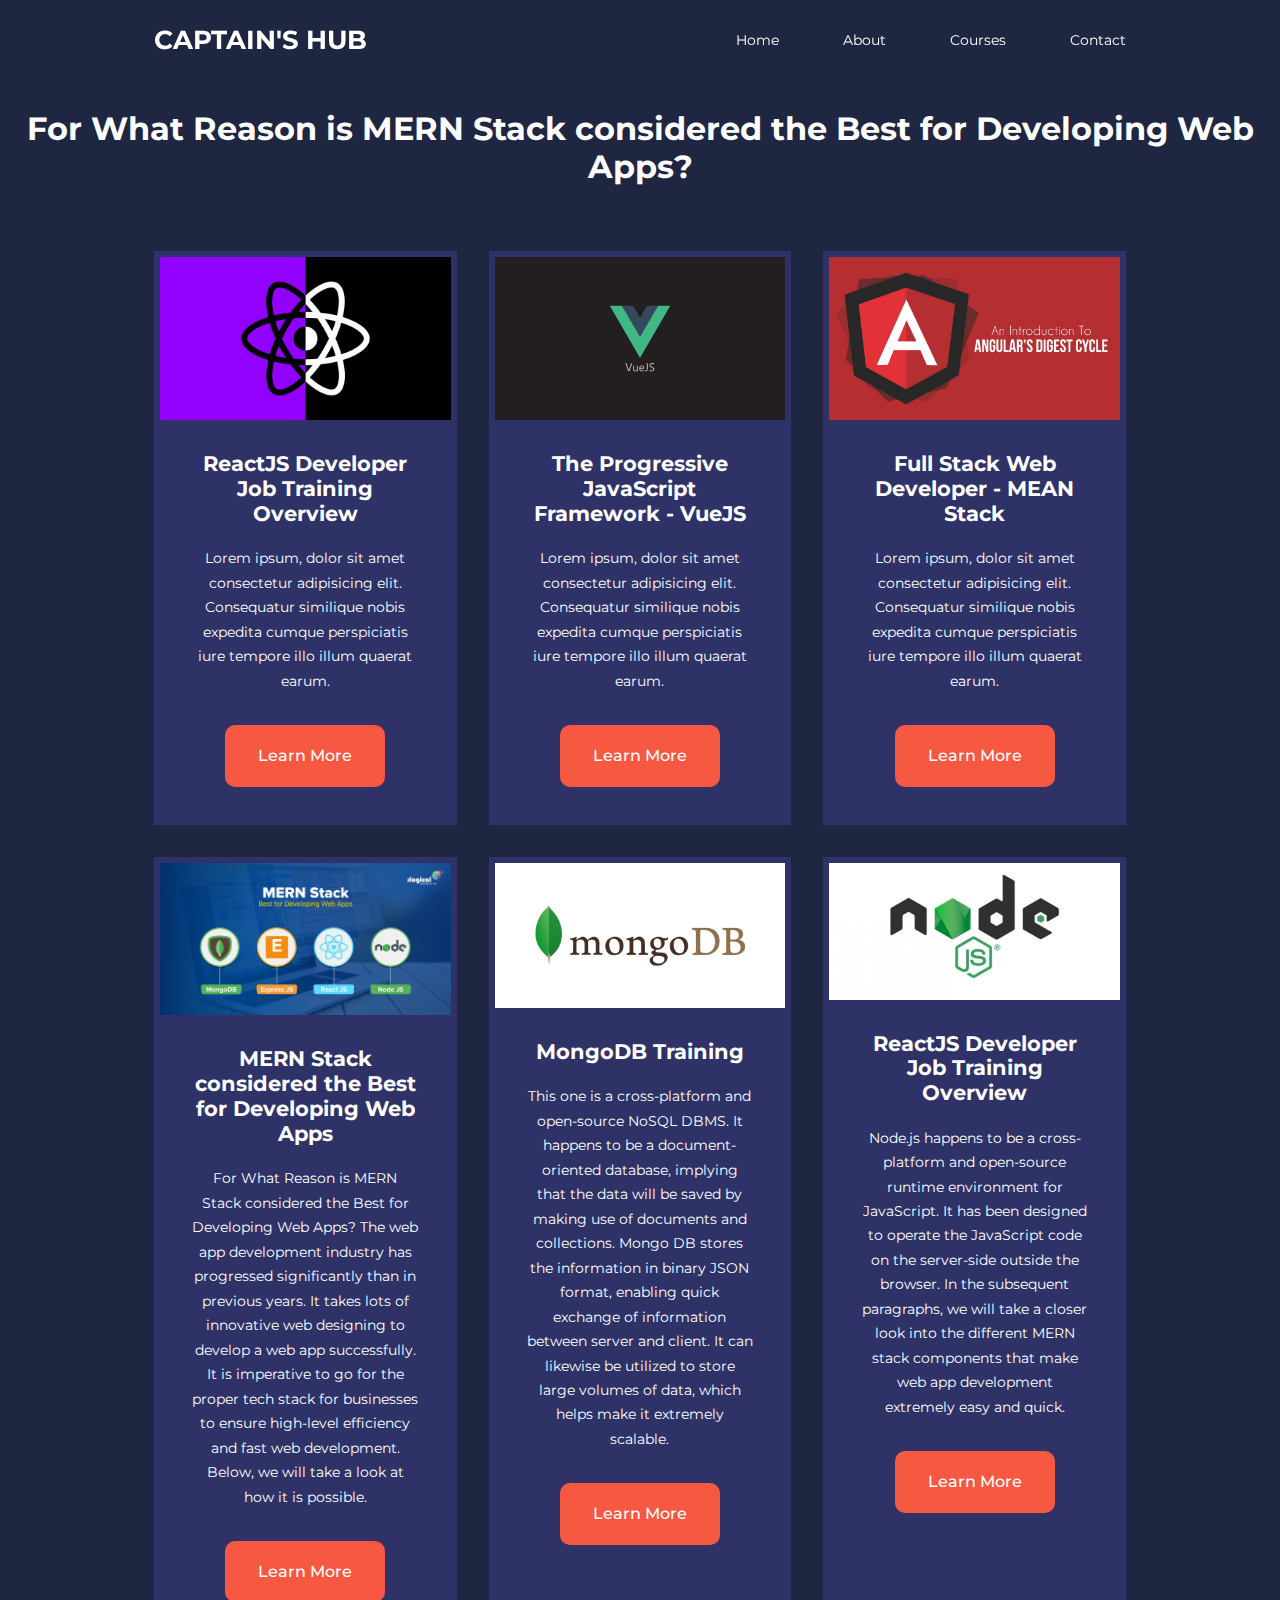
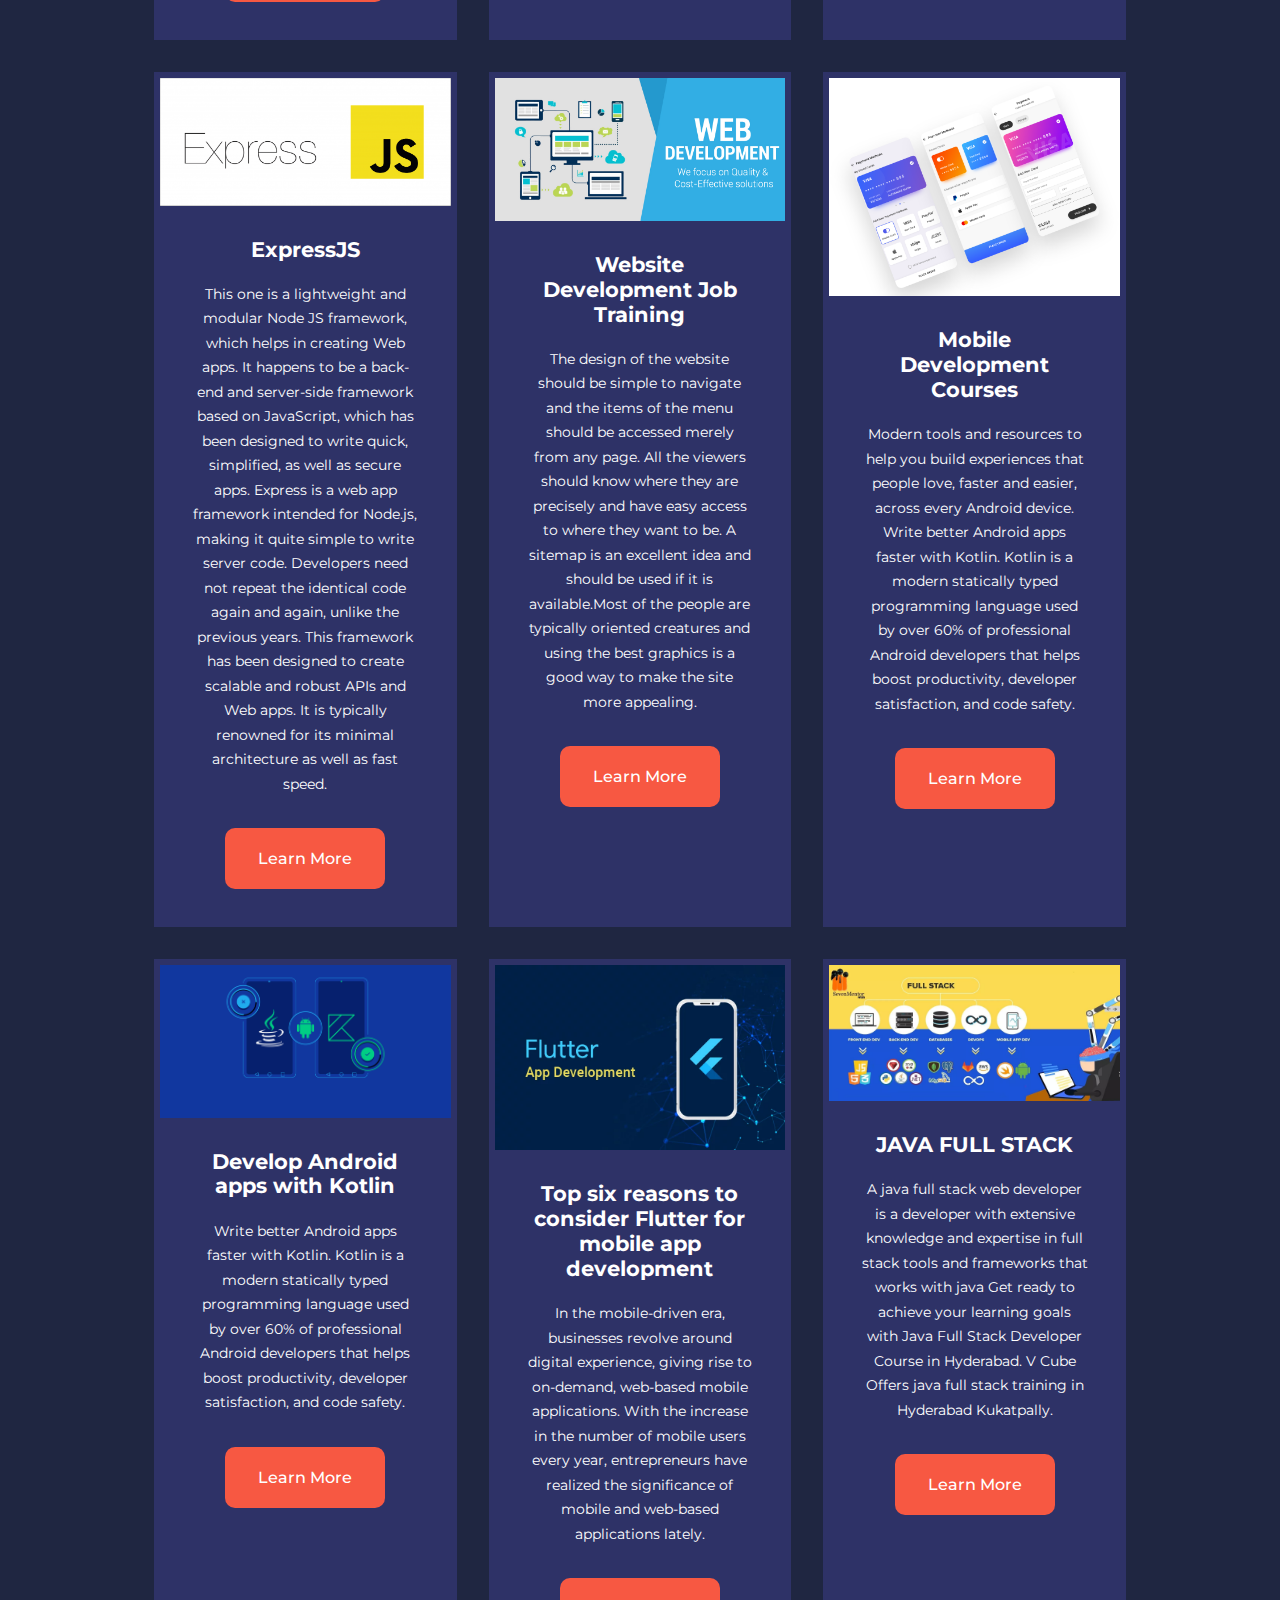
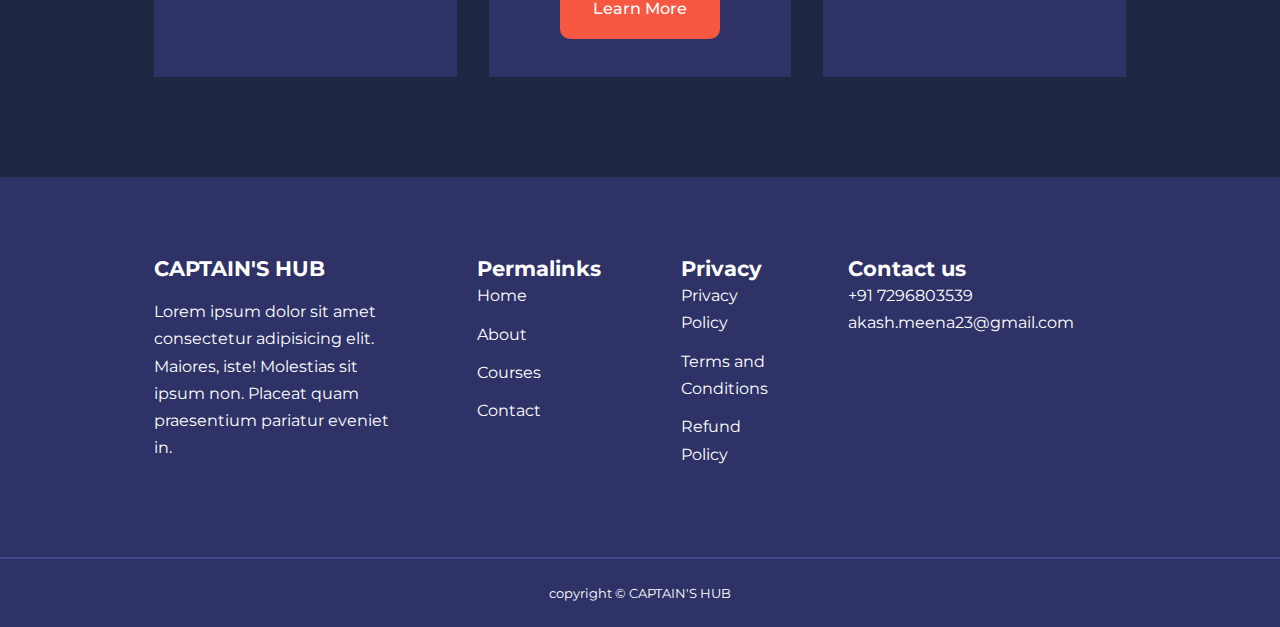
<file: courses.html>
<!DOCTYPE html>
<html lang="en">
  <head>
    <meta charset="UTF-8" />
    <meta http-equiv="X-UA-Compatible" content="IE=edge" />
    <meta name="viewport" content="width=device-width, initial-scale=1.0" />
    <title>Multipage Educational Website</title>
    <link rel="stylesheet" href="./css/style.css" />
    <link rel="stylesheet" href="./css/courses.css" />

    <!-- ICONS CDN -->
    <link
      rel="stylesheet"
      href="https://unicons.iconscout.com/release/v2.1.6/css/unicons.css"
    />
    <link rel="shortcut icon" href="./IMAGES/colorhunt-favicon.svg" type="image/x-icon">

    <!-- Google Fonts (Montserrat) -->
    <link rel="preconnect" href="https://fonts.googleapis.com" />
    <link rel="preconnect" href="https://fonts.gstatic.com" crossorigin />
    <link
      href="https://fonts.googleapis.com/css2?family=Montserrat:wght@300;400;500;600;700;800;900&display=swap"
      rel="stylesheet"
    />

  </head>
  <body>
    <nav>
      <div class="wrapper container">
        <a href="index.html"><h3>CAPTAIN'S HUB</h3></a>
        <ul class="navbar">
          <li><a href="index.html">Home</a></li>
          <li><a href="about.html">About</a></li>
          <li><a href="courses.html">Courses</a></li>
          <li><a href="contact.html">Contact</a></li>
        </ul>
        <button id="menuBar"><i class="uil uil-bars"></i></button>
        <button id="closeBar"><i class="uil uil-multiply"></i></button>
      </div>
    </nav>

    <!-- ===================END OF NAVBAR================= -->

    <section class="courses">
      <h2>For What Reason is MERN Stack considered the Best for Developing Web Apps?</h2>
      <div class="wrapper courses-container">
        <article class="course">
          <div class="course-img">
            <img src="./IMAGES/reactcourse1.png" alt="" />
            <!--Add Slider To Image-->
          </div>
          <div class="courses-info">
            <h4>ReactJS Developer Job Training Overview</h4>
            <p>
              Lorem ipsum, dolor sit amet consectetur adipisicing elit.
              Consequatur similique nobis expedita cumque perspiciatis iure
              tempore illo illum quaerat earum.
            </p>
            <a href="https://reactjs.org/tutorial/tutorial.html" class="btn btn-primary">Learn More</a>
          </div>
        </article>

        <article class="course">
          <div class="course-img">
            <img src="./IMAGES/vue2course2.webp" alt="" />
          </div>
          <div class="courses-info">
            <h4>The Progressive JavaScript Framework - VueJS</h4>
            <p>
              Lorem ipsum, dolor sit amet consectetur adipisicing elit.
              Consequatur similique nobis expedita cumque perspiciatis iure
              tempore illo illum quaerat earum.
            </p>
            <a href="https://vuejs.org/guide/introduction.html" class="btn btn-primary">Learn More</a>
          </div>
        </article>

        <article class="course">
          <div class="course-img">
            <img src="./IMAGES/course3.jpg" alt="" />
          </div>
          <div class="courses-info">
            <h4>Full Stack Web Developer - MEAN Stack</h4>
            <p>
              Lorem ipsum, dolor sit amet consectetur adipisicing elit.
              Consequatur similique nobis expedita cumque perspiciatis iure
              tempore illo illum quaerat earum.
            </p>
            <a href="https://angular.io/" class="btn btn-primary">Learn More</a>
          </div>
        </article>


        <article class="course">
          <div class="course-img">
            <img src="./IMAGES/Courses/MERN-Stack2.png" alt="" />
            <!--Add Slider To Image-->
          </div>
          <div class="courses-info">
            <h4>MERN Stack considered the Best for Developing Web Apps</h4>
            <p>
              For What Reason is MERN Stack considered the Best for Developing Web Apps?
            The web app development industry has progressed significantly than in previous years. It takes lots of innovative web designing to develop a web app successfully. It is imperative to go for the proper tech stack for businesses to ensure high-level efficiency and fast web development. Below, we will take a look at how it is possible.
            </p>
            <a href="https://www.linkedin.com/learning/paths/become-a-mern-stack-javascript-developer?src=go-pa&trk=sem-ga_campid=11414361728_asid=114147496720_crid=473973938308_kw=_d=c_tid=dsa-1396750001960_n=g_mt=_geo=1007805_slid=&mcid=6841855808129646771&cid=&gclid=Cj0KCQjw08aYBhDlARIsAA_gb0cgMBZvh4Q42ha-1PzE4FHS1FDonc28FseY0E-YqWYK09fpDz_UTkcaAsTzEALw_wcB&gclsrc=aw.ds" class="btn btn-primary">Learn More</a>
          </div>
        </article>


        <article class="course">
          <div class="course-img">
            <img src="./IMAGES/Courses/MongoDB.png" alt="" />
            <!--Add Slider To Image-->
          </div>
          <div class="courses-info">
            <h4>MongoDB Training</h4>
            <p>
              This one is a cross-platform and open-source NoSQL DBMS. It happens to be a document-oriented database, implying that the data will be saved by making use of documents and collections. Mongo DB stores the information in binary JSON format, enabling quick exchange of information between server and client. It can likewise be utilized to store large volumes of data, which helps make it extremely scalable.
            </p>
            <a href="https://www.mongodb.com/developer/" class="btn btn-primary">Learn More</a>
          </div>
        </article>


        <article class="course">
          <div class="course-img">
            <img src="./IMAGES/Courses/Node-JS-1024x482.jpg" alt="" />
            <!--Add Slider To Image-->
          </div>
          <div class="courses-info">
            <h4>ReactJS Developer Job Training Overview</h4>
            <p>
              Node.js happens to be a cross-platform and open-source runtime environment for JavaScript. It has been designed to operate the JavaScript code on the server-side outside the browser.
              In the subsequent paragraphs, we will take a closer look into the different MERN stack components that make web app development extremely easy and quick.
            </p>
            <a href="https://nownodes.io/?&utm_source=google&utm_medium=cpc&utm_campaign=18193547270&utm_content=137910734342_kwd-14272450_618794051952&utm_term=Cj0KCQjw08aYBhDlARIsAA_gb0e53dODPc4gdIyYB1upYa7znxM2HUCWUEyW-r3OrNyOccpqnYH16k8aAjXXEALw_wcB&gclid=Cj0KCQjw08aYBhDlARIsAA_gb0e53dODPc4gdIyYB1upYa7znxM2HUCWUEyW-r3OrNyOccpqnYH16k8aAjXXEALw_wcB" class="btn btn-primary">Learn More</a>
          </div>
        </article>



        <article class="course">
          <div class="course-img">
            <img src="./IMAGES/Courses/expressjs-1024x449.png" alt="" />
            <!--Add Slider To Image-->
          </div>
          <div class="courses-info">
            <h4>ExpressJS</h4>
            <p>
              This one is a lightweight and modular Node JS framework, which helps in creating Web apps. It happens to be a back-end and server-side framework based on JavaScript, which has been designed to write quick, simplified, as well as secure apps.
              Express is a web app framework intended for Node.js, making it quite simple to write server code. Developers need not repeat the identical code again and again, unlike the previous years. This framework has been designed to create scalable and robust APIs and Web apps. It is typically renowned for its minimal architecture as well as fast speed.
            </p>
            <a href="https://expressjs.com/" class="btn btn-primary">Learn More</a>
          </div>
        </article>



        <article class="course">
          <div class="course-img">
            <img src="./IMAGES/Courses/Website-Development-Company.jpg" alt="" />
            <!--Add Slider To Image-->
          </div>
          <div class="courses-info">
            <h4>Website Development Job Training</h4>
            <p>
              The design of the website should be simple to navigate and the items of the menu should be accessed merely from any page.
              All the viewers should know where they are precisely and have easy access to where they want to be. A sitemap is an excellent idea and should be used if it is available.Most of the people are typically oriented creatures and using the best graphics is a good way to make the site more appealing.
              
            </p>
            <a href="https://mailchimp.com/features/website-builder/?gclid=Cj0KCQjw08aYBhDlARIsAA_gb0dQSYj6tCsILgQJzv0JscGu8UH9WWqflBRGVkbO7Dao5gBbAmMhdLkaArTgEALw_wcB&gclsrc=aw.ds" class="btn btn-primary">Learn More</a>
          </div>
        </article>



        <article class="course">
          <div class="course-img">
            <img src="./IMAGES/Courses/Mobile Dev.png" alt="" />
            <!--Add Slider To Image-->
          </div>
          <div class="courses-info">
            <h4>Mobile Development Courses</h4>
            <p>
              Modern tools and resources to help you build experiences that people love, faster and easier, across every Android device.
              Write better Android apps faster with Kotlin. Kotlin is a modern statically typed programming language used by over 60% of professional Android developers that helps boost productivity, developer satisfaction, and code safety.
            </p>
            <a href="https://masterinfotech.com/mobile-app-design-and-development-company-india?gclid=Cj0KCQjw08aYBhDlARIsAA_gb0cCfL_aGOE0GghI2WXo26jWPAS79ouou-T5MkBXFkfRrsnq7gGrIQIaAn7hEALw_wcB" class="btn btn-primary">Learn More</a>
          </div>
        </article>



        <article class="course">
          <div class="course-img">
            <img src="./IMAGES/Courses/kotlin_dev.png" alt="" />
            <!--Add Slider To Image-->
          </div>
          <div class="courses-info">
            <h4>Develop Android apps with Kotlin</h4>
            <p>
              Write better Android apps faster with Kotlin. Kotlin is a modern statically typed programming language used by over 60% of professional Android developers that helps boost productivity, developer satisfaction, and code safety.
            </p>
            <a href="https://firebase.google.com/?gclid=Cj0KCQjw08aYBhDlARIsAA_gb0e1H1TDE_glpQtg07nPH8qTcSXj9uQcSww-GjJvXDRE6l_DCtNRfUIaAgDVEALw_wcB&gclsrc=aw.ds" class="btn btn-primary">Learn More</a>
          </div>
        </article>



        <article class="course">
          <div class="course-img">
            <img src="./IMAGES/Courses/Flutter-App-development.webp" alt="" />
            <!--Add Slider To Image-->
          </div>
          <div class="courses-info">
            <h4>Top six reasons to consider Flutter for mobile app development</h4>
            <p>
              In the mobile-driven era, businesses revolve around digital experience, giving rise to on-demand, web-based mobile applications. With the increase in the number of mobile users every year, entrepreneurs have realized the significance of mobile and web-based applications lately.
            </p>
            <a href="https://flutter.dev/development?gclid=Cj0KCQjw08aYBhDlARIsAA_gb0eiCS6KFwKyq3FyAGE9pAMA2G1-O5L8BOeZFSBoZHaG07KhPA3TtkQaAv--EALw_wcB&gclsrc=aw.ds" class="btn btn-primary">Learn More</a>
          </div>
        </article>

        <article class="course">
          <div class="course-img">
            <img src="./IMAGES/java.webp" alt="" />
            <!--Add Slider To Image-->
          </div>
          <div class="courses-info">
            <h4>JAVA FULL STACK</h4>
            <p>
              A java full stack web developer is a developer with extensive knowledge and expertise in full stack  tools and frameworks that works with java   Get ready to achieve your learning goals with Java Full Stack Developer Course in Hyderabad. V Cube Offers java full stack training in Hyderabad Kukatpally.
            </p>
            <a href="https://cloud.google.com/java/?utm_source=google&utm_medium=cpc&utm_campaign=japac-IN-all-en-dr-skws-all-all-trial-e-dr-1009882&utm_content=text-ad-none-none-DEV_c-CRE_602318372530-ADGP_Hybrid%20%7C%20SKWS%20-%20EXA%20%7C%20Txt%20~%20Compute%20~%20App%20Engine_java-develop-KWID_43700071544558916-aud-1596662389094%3Akwd-318007511467&userloc_1007805-network_g&utm_term=KW_java%20develop&gclid=Cj0KCQjw08aYBhDlARIsAA_gb0c2ooyNalExpNABDZ6eLFJTdaztFZAEQ61r7J7Up3N2OE-PgOHerBQaAkbYEALw_wcB&gclsrc=aw.ds" class="btn btn-primary">Learn More</a>
          </div>
        </article>  
      </div>
    </section>

    <!-- ===================END OF COURSES================= -->




    <footer>
      <div class="wrapper footer-container">
        <div class="footerOne">
          <a href="index.html"><h4>CAPTAIN'S HUB</h4></a>
          <p>Lorem ipsum dolor sit amet consectetur adipisicing elit. Maiores, iste! Molestias sit ipsum non. Placeat quam praesentium pariatur eveniet in.</p>
        </div>

        <div class="footerTwo">
          <h4>Permalinks</h4>
          <ul class="permalinks">
            <li><a href="index.html">Home</a></li>
            <li><a href="about.html">About</a></li>
            <li><a href="courses.html">Courses</a></li>
            <li><a href="contact.html">Contact</a></li>
          </ul>
        </div>

        <div class="footerThree">
          <h4>Privacy</h4>
          <ul class="privacy">
            <li><a href="#">Privacy Policy</a></li>
            <li><a href="#">Terms and Conditions</a></li>
            <li><a href="#">Refund Policy</a></li>
          </ul>
        </div>

        <div class="footerFour">
          <h4>Contact us</h4>
          <div>
            <p>+91 7296803539</p>
            <p>akash.meena23@gmail.com</p>
          </div>
          <ul class="socials">
            <li><a href=""><i class="uil uil-facebook"></i></a></li>
            <li><a href=""><i class="uil uil-instagram-alt"></i></a></li>
            <li><a href=""><i class="uil uil-twitter"></i></a></li>
            <li><a href=""><i class="uil uil-linkedin"></i></a></li>
          </ul>
        </div>
      </div>
      <div class="copyright">
          <small>copyright &copy; CAPTAIN'S HUB</small>
        </div>
    </footer>
<!-- ===================END OF FOOTER================= -->


<script src="./main.js"></script>
  </body>
</html>
</file>
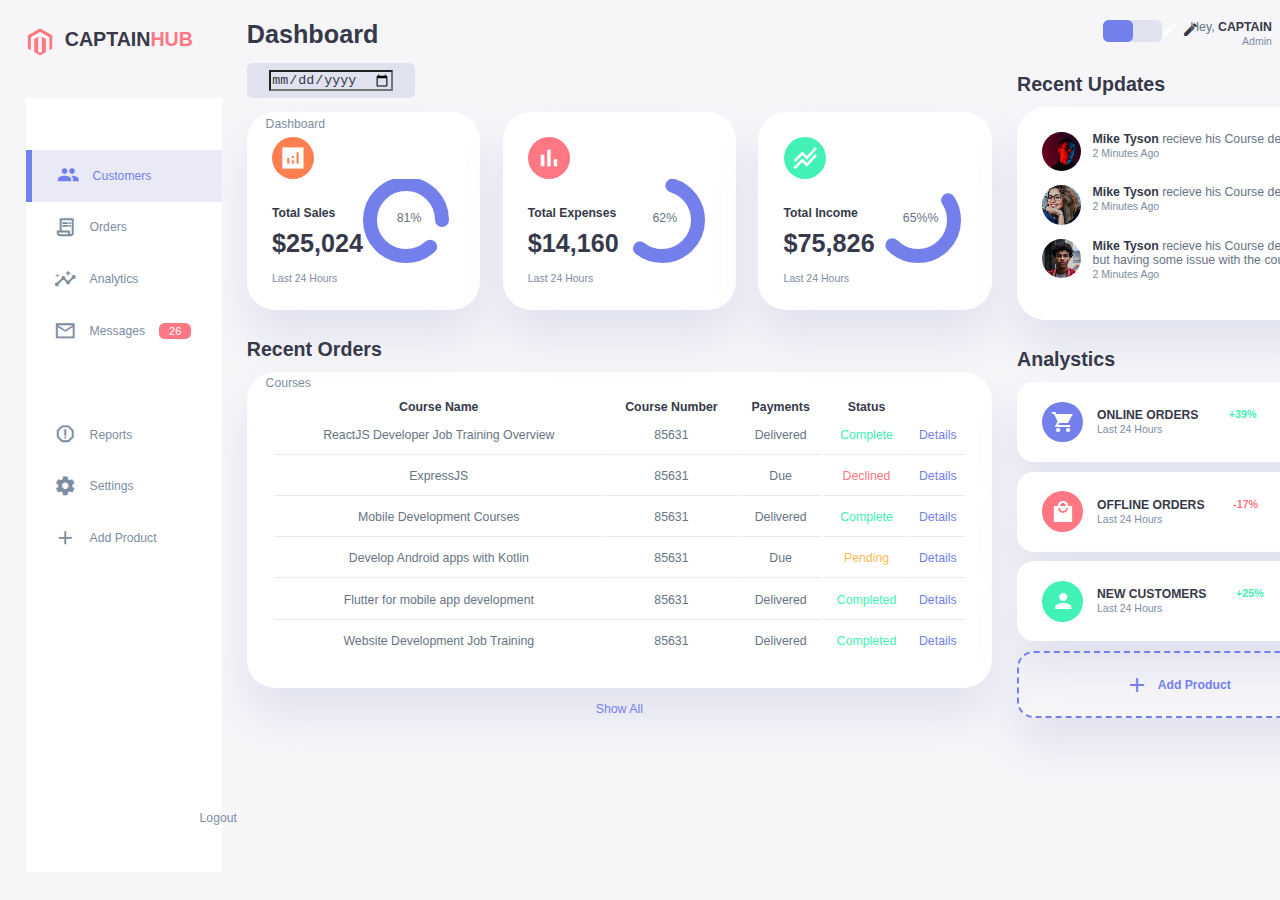
<file: dashboard.html>
<!DOCTYPE html>
<html lang="en">
<head>
    <meta charset="UTF-8">
    <meta http-equiv="X-UA-Compatible" content="IE=edge">
    <meta name="viewport" content="width=device-width, initial-scale=1.0">
    <title>DASHBOARD</title>
    <link rel="shortcut icon" href="./IMAGES/colorhunt-favicon.svg" type="image/x-icon">
    <!-- Material Icon -->
    <link href="https://fonts.googleapis.com/icon?family=Material+Icons+Sharp" rel="stylesheet">
    <!-- Stylesheet -->
    <link rel="stylesheet" href="./css/dashboard.css">
</head>
<body>
<div class="page">
    <div class="container">
        <aside>
            <div class="top">
                <div class="logo">
                    <img src="./Dashimg/responsive admin dashboard assets/images/logo.png" alt="">
                    <h2>CAPTAIN<span class="danger">HUB</span></h2>
                </div>
                <div class="close" id="close-btn">
                    <span class="material-icons-sharp">close</span>
                </div>
            </div>
<!------------------------------------ SIDEBAR ------------------------------------->

            <div class="sidebar">
                <a href="./admindashboard.html">
                    <span class="material-icons-sharp">grid_view</span>
                    <h3>Dashboard</h3>
                </a>

                <a href="" class="active">
                    <span class="material-icons-sharp">group</span>
                    <h3>Customers</h3>
                </a>

                <a href="./admindashboard.html">
                    <span class="material-icons-sharp">receipt_long</span>
                    <h3>Orders</h3>
                </a>

                <a href="">
                    <span class="material-icons-sharp">insights</span>
                    <h3>Analytics</h3>
                </a>

                <a href="">
                    <span class="material-icons-sharp">mail_outline</span>
                    <h3>Messages</h3>
                    <span class="message-count">26</span>
                </a>

                <a href="">
                    <span class="material-icons-sharp">inventory</span>
                    <h3>Courses</h3>
                </a>

                <a href="">
                    <span class="material-icons-sharp">report_gmailerrorred</span>
                    <h3>Reports</h3>
                </a>

                <a href="">
                    <span class="material-icons-sharp">settings</span>
                    <h3>Settings</h3>
                </a>

                <a href="">
                    <span class="material-icons-sharp">add</span>
                    <h3>Add Product</h3>
                </a>

                <a href="./index.html">
                    <span class="material-icons-sharp" id="logout">logout</span>
                    <h3>Logout</h3>
                </a>
            </div>
        </aside>

<!---===================== END OF SIDEBAR ======================--->

<main>
    <h1>Dashboard</h1>

    <div class="date">
        <input type="date" name="" id="">
    </div>

    <div class="insights">
        <div class="sales">
            <span class="material-icons-sharp">analytics</span>
            <div class="middle">
                <div class="left">
                    <h3>Total Sales</h3>
                    <h1>$25,024</h1>
                </div>
                <div class="progress">
                    <svg>
                        <circle cx="38" cy="36" r="36"></circle>
                    </svg>
                    <div class="number">
                        <p>81%</p>
                    </div>
                </div>
            </div>
            <small class="text-muted">Last 24 Hours</small>
        </div>
        <!-------------------------END OF SALES -------------------------->

        <div class="expenses">
            <span class="material-icons-sharp">bar_chart</span>
            <div class="middle">
                <div class="left">
                    <h3>Total Expenses</h3>
                    <h1>$14,160</h1>
                </div>
                <div class="progress">
                    <svg>
                        <circle cx="38" cy="36" r="36"></circle>
                    </svg>
                    <div class="number">
                        <p>62%</p>
                    </div>
                </div>
            </div>
            <small class="text-muted">Last 24 Hours</small>
        </div>
        <!-------------------------END OF EXPENSES -------------------------->

        <div class="income">
            <span class="material-icons-sharp">stacked_line_chart</span>
            <div class="middle">
                <div class="left">
                    <h3>Total Income</h3>
                    <h1>$75,826</h1>
                </div>
                <div class="progress">
                    <svg>
                        <circle cx="38" cy="36" r="36"></circle>
                    </svg>
                    <div class="number">
                        <p>65%%</p>
                    </div>
                </div>
            </div>
            <small class="text-muted">Last 24 Hours</small>
        </div>
        <!-------------------------END OF INCOME -------------------------->
    </div>
    <div class="recent-orders">
        <h2>Recent Orders</h2>
        <table>
            <thead>
                <tr>
                    <th>Course Name</th>
                    <th>Course Number</th>
                    <th>Payments</th>
                    <th>Status</th>
                    <th></th>
                </tr>
            </thead>
            <tbody>
                <tr>
                    <td>ReactJS Developer Job Training Overview</td>
                    <td>85631</td>
                    <td>Delivered</td>
                    <td class="success">Complete</td>
                    <td class="primary">Details</td>
                </tr>

                <tr>
                    <td>ExpressJS</td>
                    <td>85631</td>
                    <td>Due</td>
                    <td class="danger">Declined</td>
                    <td class="primary">Details</td>
                </tr>

                <tr>
                    <td>Mobile Development Courses</td>
                    <td>85631</td>
                    <td>Delivered</td>
                    <td class="success">Complete</td>
                    <td class="primary">Details</td>
                </tr>

                <tr>
                    <td>Develop Android apps with Kotlin</td>
                    <td>85631</td>
                    <td>Due</td>
                    <td class="warning">Pending</td>
                    <td class="primary">Details</td>
                </tr>

                <tr>
                    <td>Flutter for mobile app development</td>
                    <td>85631</td>
                    <td>Delivered</td>
                    <td class="success">Completed</td>
                    <td class="primary">Details</td>
                </tr>

                <tr>
                    <td>Website Development Job Training</td>
                    <td>85631</td>
                    <td>Delivered</td>
                    <td class="success">Completed</td>
                    <td class="primary">Details</td>
                </tr>
            </tbody>
        </table>
        <a href="#">Show All</a>
    </div>
</main>

<!-------------------------END OF MAIN -------------------------->

<div class="right">
    <div class="top">
        <button class="menu-btn">
            <span class="material-icons-sharp">menu</span>
        </button>
        <div class="theme-toggler">
            <span class="material-icons-sharp active">light_mode</span>
            <span class="material-icons-sharp">dark_mode</span>
        </div>
        <div class="profile">
            <div class="info">
                <p>Hey, <b>CAPTAIN</b></p>
                <small class="text-muted">Admin</small>
            </div>
            <div class="profile-photo">
                <img src="./IMAGES/Students/AkashMeena.png" alt="">
            </div>
        </div>
    </div>
    <!-- END OF TOP -->
    <div class="recent-updates">
        <h2>Recent Updates</h2>
        <div class="updates">
            <div class="update">
                <div class="profile-photo">
                    <img src="./Dashimg/responsive admin dashboard assets/images/profile-2.jpg" alt="">
                </div>
                <div class="message">
                    <p><b>Mike Tyson</b> recieve his Course details</p>
                    <small class="text-muted">2 Minutes Ago</small>
                </div>
            </div>

             <div class="update">
                <div class="profile-photo">
                    <img src="./Dashimg/responsive admin dashboard assets/images/profile-3.jpg" alt="">
                </div>
                <div class="message">
                    <p><b>Mike Tyson</b> recieve his Course details</p>
                    <small class="text-muted">2 Minutes Ago</small>
                </div>
            </div>

             <div class="update">
                <div class="profile-photo">
                    <img src="./Dashimg/responsive admin dashboard assets/images/profile-1.jpg" alt="">
                </div>
                <div class="message">
                    <p><b>Mike Tyson</b> recieve his Course details but having some issue with the course</p>
                    <small class="text-muted">2 Minutes Ago</small>
                </div>
            </div>

             <!-- <div class="update">
                <div class="profile-photo">
                    <img src="./Dashimg/responsive admin dashboard assets/images/profile-4.jpg" alt="">
                </div>
                <div class="message">
                    <p><b>Mike Tyson</b> recieve his order of Night lion tech GPS drone</p>
                    <small class="text-muted">2 Minutes Ago</small>
                </div>
            </div> -->
        </div>
    </div>
<!-------------------------END OF RECENT UPDATES -------------------------->

<div class="sales-analystics">
    <h2>Analystics</h2>
    <div class="item online">
        <div class="icon">
            <span class="material-icons-sharp">shopping_cart</span>
        </div>
        <div class="right">
            <div class="info">
                <h3>ONLINE ORDERS</h3>
                <small class="text-muted">Last 24 Hours</small>
            </div>
            <h5 class="success">+39%</h5>
            <h3>3849</h3>
        </div>
    </div>

    <div class="item offline">
        <div class="icon">
            <span class="material-icons-sharp">local_mall</span>
        </div>
        <div class="right">
            <div class="info">
                <h3>OFFLINE ORDERS</h3>
                <small class="text-muted">Last 24 Hours</small>
            </div>
            <h5 class="danger">-17%</h5>
            <h3>1200</h3>
        </div>
    </div>

    <div class="item customers">
        <div class="icon">
            <span class="material-icons-sharp">person</span>
        </div>
        <div class="right">
            <div class="info">
                <h3>NEW CUSTOMERS</h3>
                <small class="text-muted">Last 24 Hours</small>
            </div>
            <h5 class="success">+25%</h5>
            <h3>849</h3>
        </div>
    </div>
    <div class="item add-product">
        <div>
            <span class="material-icons-sharp">add</span>
            <h3>Add Product</h3>
        </div>
    </div>
</div>

</div>

</div>
</div>
<script src="./main.js"></script>
</body>
</html>
</file>
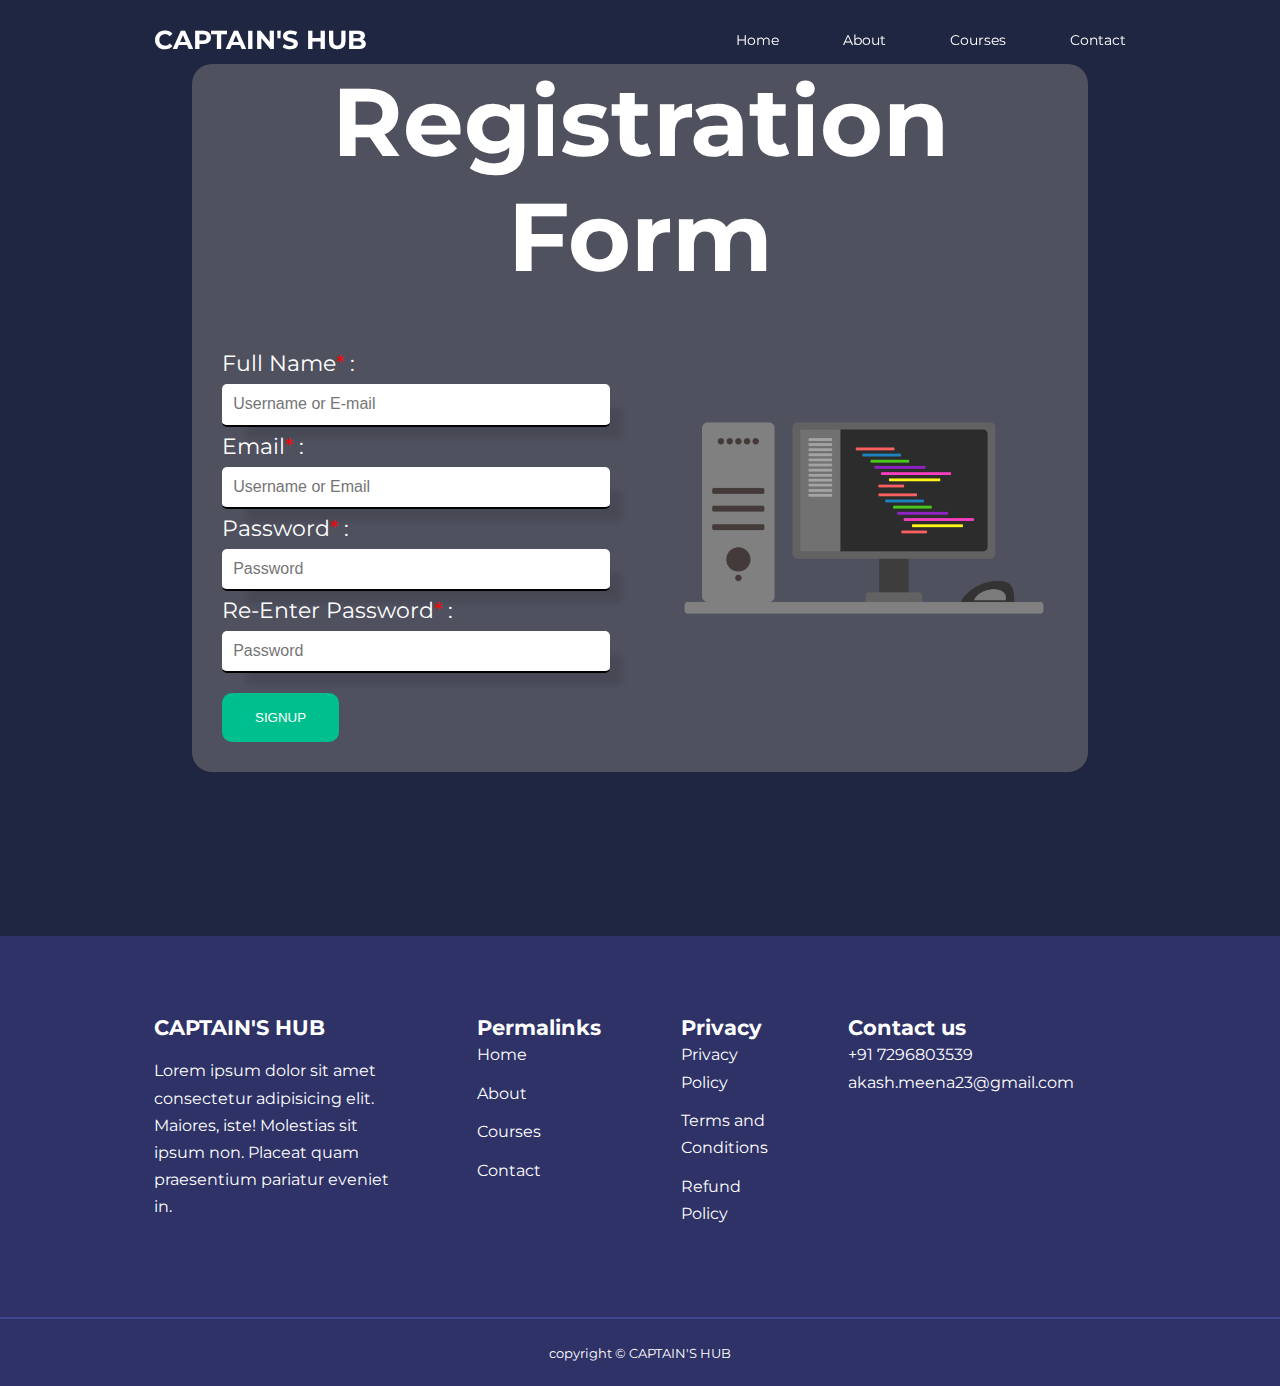
<file: signup.html>
<!DOCTYPE html>
<html lang="en">
  <head>
    <meta charset="UTF-8" />
    <meta http-equiv="X-UA-Compatible" content="IE=edge" />
    <meta name="viewport" content="width=device-width, initial-scale=1.0" />
    <title>SIGNUP FORM</title>
    <link rel="stylesheet" href="./css/style.css">
    <link rel="shortcut icon" href="./IMAGES/colorhunt-favicon.svg" type="image/x-icon">
    <!-- <link rel="stylesheet" href="./css/contact.css" /> -->
    <link rel="shortcut icon" href="./IMAGES/colorhunt-favicon.svg" type="image/x-icon">


    <!-- ICONS CDN -->
    <link
      rel="stylesheet"
      href="https://unicons.iconscout.com/release/v2.1.6/css/unicons.css"
    />

    <!-- Google Fonts (Montserrat) -->
    <link rel="preconnect" href="https://fonts.googleapis.com" />
    <link rel="preconnect" href="https://fonts.gstatic.com" crossorigin />
    <link
      href="https://fonts.googleapis.com/css2?family=Montserrat:wght@300;400;500;600;700;800;900&display=swap"
      rel="stylesheet"
    />

    <style>
      body {
        margin: 0%;
        padding: 0%;
        box-sizing: border-box;
        /* animation: scale-in-right 2s cubic-bezier(0.250, 0.460, 0.450, 0.940) both; */
      }


      .form-screen {
        width: 100vw;
        background-repeat: no-repeat;
        background-size: cover;
        display: inline-block;
        position: relative;
        animation: flip-in-hor-bottom 0.5s cubic-bezier(0.250, 0.460, 0.450, 0.940) both;
      }

@-webkit-keyframes flip-in-hor-bottom {
  0% {
    -webkit-transform: rotateX(80deg);
            transform: rotateX(80deg);
    opacity: 0;
  }
  100% {
    -webkit-transform: rotateX(0);
            transform: rotateX(0);
    opacity: 1;
  }
}
@keyframes flip-in-hor-bottom {
  0% {
    -webkit-transform: rotateX(80deg);
            transform: rotateX(80deg);
    opacity: 0;
  }
  100% {
    -webkit-transform: rotateX(0);
            transform: rotateX(0);
    opacity: 1;
  }
}

      .form-selection {
        width: 70%;
        height:fit-content;
        background-color: rgba(255, 235, 205, 0.219);
        margin: 5% auto;
        border-radius: 20px;
      }
      h1 {
        color: #fff;
        text-align: center;
        font-size: 6rem;
      }
      h1:hover{
        color: #f75842;
      }
      .innerinp{
            border-bottom: 2px solid;
            box-shadow: 18px 18px 6px -6px rgba(0, 0, 0, 0.1);
            /* border:3px solid; */
            /* border:3px solid rgb(84, 233, 84); */
            padding: 0.7rem;
            width: 100%;
            border-radius: 5px;
            font-size: 1rem;
        }
        
        .grid{
            display: grid;
            grid-template-columns: repeat(2,1fr);
        }
        footer{
            margin-top: 100px;
        }
    </style>
  </head>
  <body>
    <nav>
      <div class="wrapper container">
        <a href="index.html"><h3>CAPTAIN'S HUB</h3></a>
        <ul class="navbar">
          <li><a href="index.html">Home</a></li>
          <li><a href="about.html">About</a></li>
          <li><a href="courses.html">Courses</a></li>
          <li><a href="contact.html">Contact</a></li>
        </ul>
        <button id="menuBar"><i class="uil uil-bars"></i></button>
        <button id="closeBar"><i class="uil uil-multiply"></i></button>
      </div>
    </nav>
<!-- ===================END OF NAVBAR================= -->
    <div class="form-screen">
      <div class="form-selection">
        <a href="./index.html"><h1>Registration Form</h1></a>
        <div class="grid">
            <div class="left">
        <form action="">
          <div class="info">
            <label for="">Full Name<span style="color: red">*</span> :</label>
            <input type="text" class="innerinp" placeholder="Username or E-mail" />
          </div>

          <div class="info">
            <label for="">Email<span style="color: red">*</span> :</label>
            <input type="email" class="innerinp" placeholder="Username or Email" />
          </div>

          <div class="info">
            <label for="">Password<span style="color: red">*</span> :</label>
            <input type="password" class="innerinp" placeholder="Password" />
          </div>
          <div class="info">
            <label for="">Re-Enter Password<span style="color: red">*</span> :</label>
            <input type="password" class="innerinp" placeholder="Password" />
          </div>

        <!-- <button type="button" id="done" style="margin-top: 20px" class="btn btn-primary">LOGIN</button> -->
          <button
            type="button" id="signuppage"
            style="margin-top: 20px"
            class="btn btn-primary clr"
          >
            SIGNUP
          </button>
        </form>
        </div>
        <div class="right">
            <img src="./IMAGES/—Pngtree—pc coding programming flat illustration_5491766.png" alt="">
        </div>
        </div>
      </div>
    </div>

<footer>
      <div class="wrapper footer-container">
        <div class="footerOne">
          <a href="index.html"><h4>CAPTAIN'S HUB</h4></a>
          <p>Lorem ipsum dolor sit amet consectetur adipisicing elit. Maiores, iste! Molestias sit ipsum non. Placeat quam praesentium pariatur eveniet in.</p>
        </div>

        <div class="footerTwo">
          <h4>Permalinks</h4>
          <ul class="permalinks">
            <li><a href="index.html">Home</a></li>
            <li><a href="about.html">About</a></li>
            <li><a href="courses.html">Courses</a></li>
            <li><a href="contact.html">Contact</a></li>
          </ul>
        </div>

        <div class="footerThree">
          <h4>Privacy</h4>
          <ul class="privacy">
            <li><a href="#">Privacy Policy</a></li>
            <li><a href="#">Terms and Conditions</a></li>
            <li><a href="#">Refund Policy</a></li>
          </ul>
        </div>

        <div class="footerFour">
          <h4>Contact us</h4>
          <div>
            <p>+91 7296803539</p>
            <p>akash.meena23@gmail.com</p>
          </div>
          <ul class="socials">
            <li><a href=""><i class="uil uil-facebook"></i></a></li>
            <li><a href=""><i class="uil uil-instagram-alt"></i></a></li>
            <li><a href=""><i class="uil uil-twitter"></i></a></li>
            <li><a href=""><i class="uil uil-linkedin"></i></a></li>
          </ul>
        </div>
      </div>
      <div class="copyright">
          <small>copyright &copy; CAPTAIN'S HUB</small>
        </div>
    </footer>

<!-- ===================END OF FOOTER================= -->
<script src="main.js"></script>
    <script>
        const signuppage2 = document.querySelector('#signuppage')
        console.log(signuppage2);

        // const LoginDetails = localStorage.getItem(LoginDetails);
        // const formlog = localStorage.getItem(formlog);


        signuppage2.addEventListener('click', ()=>{
            location.replace("./index.html")
            formlog.style.display = 'inline-block'
        })

        // const done = document.querySelector('#done')
        // console.log(done);
        // done.addEventListener('click', ()=>{
        //     location.replace("./index.html")
        // })
    </script>
  </body>
</html>
</file>
<file: css/style.css>
*{
    margin: 0%;
    padding: 0%;
    box-sizing: border-box;
    list-style: none;
    outline: 0;    /**/
    border: 0;    /**/
}

:root{
    --colorPrimary: #6c63ff;
    --colorSuccess: #00bf8e;
    --colorWarning: #f7c94b;
    --colorDanger: #f75842;
    --colorDangerVariant: #rgba(247, 88, 66 ,0.4);
    --colorWhite:#fff;
    --colorBlack:#000;
    --colorbg:#1f2641;
    --colorbgOne:#2e3267;
    --colorbgTwo:#424890;

    --container-width-lg: 76%;
    --container-width-md: 90%;
    --container-width-sm: 94%;

    --transition: all 400ms ease;
}

body{
    font-family: 'Montserrat', sans-serif;
    color: #fff;
    background: #1f2641;
    line-height: 1.7;
}


.wrapper{
    width: 76%;
    margin: 0 auto;
}

section{
    padding: 100px 0;                /*6x16px*/
}
section h2{
    text-align: center;
    margin-bottom: 64px;
}

h1,h2,h3,h4,h5{
    line-height: 1.2;
}
h1{
    font-size: 2.4rem;
}

h2 {
    font-size: 2rem;
}

h3 {
    font-size: 1.6rem;
}

h4 {
    font-size: 1.3rem;
}

/*imp__Point*/
a {
    text-decoration: none;
    color: #fff;
}

/*imp__Point*/
img {
    width: 100%;
    display: block;
    object-fit: cover;
}

.btn{
    display: inline-block;
    background: #fff;
    color: #000;
    padding: 16px 32px;
    border: 1px solid transparent;
    font-weight: 500;
    transition: all 400ms ease;
    border-radius: 10px;
}

.btn-sec{
    padding: 8px 20px;
    color: #fff;
    background: #6c63ff;
}
.btn:hover{
background: transparent;
color: #fff;
border-color: #fff;
}
.btn-primary{
    background: #f75842;
    color: #fff;
}

/* ===============NAAVBAR============ */

nav{
    background: transparent;
    width: 100vw;
    height: 80px;
    position: fixed;
    top: 0;
    z-index: 15;
}

/* Change Class on scroll through javascript */
.window-scroll{
    background: #6c63ff;
    box-shadow: 0 16px 32px rgba(0,0,0,0.2);
    transition: all 500ms ease;
}

.container{
    height: 100%;
    display: flex;
    justify-content: space-between;
    align-items: center;
}

nav button{
    display: none;
}

.navbar{
    display: flex;
    gap: 64px;
    /* align-items: center; */
}
.navbar a {
    font-size: 0.9rem;
    transition: all 400ms ease;
}
.navbar a:hover{
    color: #424890;
}




/* =============== FORM-LOGIN ============ */

.formlog{
    /* border: 2px solid black; */
    width: 30%;
    height: 100%;
    /* background-color: rgba(166, 172, 156, 0.82); */
    background-color: #16213ec2;
    display: inline-block;
    position: fixed;
    /* position: absolute; */
    top: 0%;
    right: 0%;
    z-index: 50;
    /* animation: puff-in-center 0.7s cubic-bezier(0.470, 0.000, 0.745, 0.715) both; */
    animation: swing-in-right-fwd 0.5s cubic-bezier(0.175, 0.885, 0.320, 1.275) both;
    display: none;
    filter: blur(0px);
    /* padding: 2rem; */
}
.clr{
    background-color:#00bf8e;
}


@-webkit-keyframes swing-in-right-fwd {
    0% {
        -webkit-transform: rotateY(-100deg);
        transform: rotateY(-100deg);
        -webkit-transform-origin: right;
        transform-origin: right;
        opacity: 0;
    }

    100% {
        -webkit-transform: rotateY(0);
        transform: rotateY(0);
        -webkit-transform-origin: right;
        transform-origin: right;
        opacity: 1;
    }
}

@keyframes swing-in-right-fwd {
    0% {
        -webkit-transform: rotateY(-100deg);
        transform: rotateY(-100deg);
        -webkit-transform-origin: right;
        transform-origin: right;
        opacity: 0;
    }

    100% {
        -webkit-transform: rotateY(0);
        transform: rotateY(0);
        -webkit-transform-origin: right;
        transform-origin: right;
        opacity: 1;
    }
}
.registration-form{
    width: 100%;
    min-height: 100px;
    background-color: rgb(100, 100, 210);
    border: 2px solid #000;
    margin-left: -200px;
    margin-top: 60px;
    border-radius: 10px;
}
.registration-form h1{
    margin-top: 25px;
    text-align: center;
}
.registration-form h1:hover{
    color: #f75842;
}

form{
    /* border: 2px solid #000; */
    margin-top: 20px;
    padding: 30px;
    font-size: 1.4rem;
}
label{
    display: block;
}
.innerinp{
    border-bottom: 2px solid;
    box-shadow: 18px 18px 6px -6px rgba(0, 0, 0, 0.1);
    /* border:3px solid; */
    /* border:3px solid rgb(84, 233, 84); */
    padding: 0.7rem;
    width: 100%;
    border-radius: 5px;
    font-size: 1rem;
}

#userOne{
    display: inline-block;
    background-color: #00bf8e;
    border: 5px solid #2e3267;
    padding:5px;
    margin-top: -10px;
    cursor: pointer;
    /* position: absolute;
    top: 0;
    right: 100px;
    display: none; */
}

/* =============== HEADER ============ */
.brand{
    animation: text-flicker-in-glow 4s linear infinite both;
}


@-webkit-keyframes text-flicker-in-glow {
    0% {
        opacity: 0;
    }

    10% {
        opacity: 0;
        text-shadow: none;
    }

    10.1% {
        opacity: 1;
        text-shadow: none;
    }

    10.2% {
        opacity: 0;
        text-shadow: none;
    }

    20% {
        opacity: 0;
        text-shadow: none;
    }

    20.1% {
        opacity: 1;
        text-shadow: 0 0 30px rgba(255, 255, 255, 0.25);
    }

    20.6% {
        opacity: 0;
        text-shadow: none;
    }

    30% {
        opacity: 0;
        text-shadow: none;
    }

    30.1% {
        opacity: 1;
        text-shadow: 0 0 30px rgba(255, 255, 255, 0.45), 0 0 60px rgba(255, 255, 255, 0.25);
    }

    30.5% {
        opacity: 1;
        text-shadow: 0 0 30px rgba(255, 255, 255, 0.45), 0 0 60px rgba(255, 255, 255, 0.25);
    }

    30.6% {
        opacity: 0;
        text-shadow: none;
    }

    45% {
        opacity: 0;
        text-shadow: none;
    }

    45.1% {
        opacity: 1;
        text-shadow: 0 0 30px rgba(255, 255, 255, 0.45), 0 0 60px rgba(255, 255, 255, 0.25);
    }

    50% {
        opacity: 1;
        text-shadow: 0 0 30px rgba(255, 255, 255, 0.45), 0 0 60px rgba(255, 255, 255, 0.25);
    }

    55% {
        opacity: 1;
        text-shadow: 0 0 30px rgba(255, 255, 255, 0.45), 0 0 60px rgba(255, 255, 255, 0.25);
    }

    55.1% {
        opacity: 0;
        text-shadow: none;
    }

    57% {
        opacity: 0;
        text-shadow: none;
    }

    57.1% {
        opacity: 1;
        text-shadow: 0 0 30px rgba(255, 255, 255, 0.55), 0 0 60px rgba(255, 255, 255, 0.35);
    }

    60% {
        opacity: 1;
        text-shadow: 0 0 30px rgba(255, 255, 255, 0.55), 0 0 60px rgba(255, 255, 255, 0.35);
    }

    60.1% {
        opacity: 0;
        text-shadow: none;
    }

    65% {
        opacity: 0;
        text-shadow: none;
    }

    65.1% {
        opacity: 1;
        text-shadow: 0 0 30px rgba(255, 255, 255, 0.55), 0 0 60px rgba(255, 255, 255, 0.35), 0 0 100px rgba(255, 255, 255, 0.1);
    }

    75% {
        opacity: 1;
        text-shadow: 0 0 30px rgba(255, 255, 255, 0.55), 0 0 60px rgba(255, 255, 255, 0.35), 0 0 100px rgba(255, 255, 255, 0.1);
    }

    75.1% {
        opacity: 0;
        text-shadow: none;
    }

    77% {
        opacity: 0;
        text-shadow: none;
    }

    77.1% {
        opacity: 1;
        text-shadow: 0 0 30px rgba(255, 255, 255, 0.55), 0 0 60px rgba(255, 255, 255, 0.4), 0 0 110px rgba(255, 255, 255, 0.2), 0 0 100px rgba(255, 255, 255, 0.1);
    }

    85% {
        opacity: 1;
        text-shadow: 0 0 30px rgba(255, 255, 255, 0.55), 0 0 60px rgba(255, 255, 255, 0.4), 0 0 110px rgba(255, 255, 255, 0.2), 0 0 100px rgba(255, 255, 255, 0.1);
    }

    85.1% {
        opacity: 0;
        text-shadow: none;
    }

    86% {
        opacity: 0;
        text-shadow: none;
    }

    86.1% {
        opacity: 1;
        text-shadow: 0 0 30px rgba(255, 255, 255, 0.6), 0 0 60px rgba(255, 255, 255, 0.45), 0 0 110px rgba(255, 255, 255, 0.25), 0 0 100px rgba(255, 255, 255, 0.1);
    }

    100% {
        opacity: 1;
        text-shadow: 0 0 30px rgba(255, 255, 255, 0.6), 0 0 60px rgba(255, 255, 255, 0.45), 0 0 110px rgba(255, 255, 255, 0.25), 0 0 100px rgba(255, 255, 255, 0.1);
    }
}

@keyframes text-flicker-in-glow {
    0% {
        opacity: 0;
    }

    10% {
        opacity: 0;
        text-shadow: none;
    }

    10.1% {
        opacity: 1;
        text-shadow: none;
    }

    10.2% {
        opacity: 0;
        text-shadow: none;
    }

    20% {
        opacity: 0;
        text-shadow: none;
    }

    20.1% {
        opacity: 1;
        text-shadow: 0 0 30px rgba(255, 255, 255, 0.25);
    }

    20.6% {
        opacity: 0;
        text-shadow: none;
    }

    30% {
        opacity: 0;
        text-shadow: none;
    }

    30.1% {
        opacity: 1;
        text-shadow: 0 0 30px rgba(255, 255, 255, 0.45), 0 0 60px rgba(255, 255, 255, 0.25);
    }

    30.5% {
        opacity: 1;
        text-shadow: 0 0 30px rgba(255, 255, 255, 0.45), 0 0 60px rgba(255, 255, 255, 0.25);
    }

    30.6% {
        opacity: 0;
        text-shadow: none;
    }

    45% {
        opacity: 0;
        text-shadow: none;
    }

    45.1% {
        opacity: 1;
        text-shadow: 0 0 30px rgba(255, 255, 255, 0.45), 0 0 60px rgba(255, 255, 255, 0.25);
    }

    50% {
        opacity: 1;
        text-shadow: 0 0 30px rgba(255, 255, 255, 0.45), 0 0 60px rgba(255, 255, 255, 0.25);
    }

    55% {
        opacity: 1;
        text-shadow: 0 0 30px rgba(255, 255, 255, 0.45), 0 0 60px rgba(255, 255, 255, 0.25);
    }

    55.1% {
        opacity: 0;
        text-shadow: none;
    }

    57% {
        opacity: 0;
        text-shadow: none;
    }

    57.1% {
        opacity: 1;
        text-shadow: 0 0 30px rgba(255, 255, 255, 0.55), 0 0 60px rgba(255, 255, 255, 0.35);
    }

    60% {
        opacity: 1;
        text-shadow: 0 0 30px rgba(255, 255, 255, 0.55), 0 0 60px rgba(255, 255, 255, 0.35);
    }

    60.1% {
        opacity: 0;
        text-shadow: none;
    }

    65% {
        opacity: 0;
        text-shadow: none;
    }

    65.1% {
        opacity: 1;
        text-shadow: 0 0 30px rgba(255, 255, 255, 0.55), 0 0 60px rgba(255, 255, 255, 0.35), 0 0 100px rgba(255, 255, 255, 0.1);
    }

    75% {
        opacity: 1;
        text-shadow: 0 0 30px rgba(255, 255, 255, 0.55), 0 0 60px rgba(255, 255, 255, 0.35), 0 0 100px rgba(255, 255, 255, 0.1);
    }

    75.1% {
        opacity: 0;
        text-shadow: none;
    }

    77% {
        opacity: 0;
        text-shadow: none;
    }

    77.1% {
        opacity: 1;
        text-shadow: 0 0 30px rgba(255, 255, 255, 0.55), 0 0 60px rgba(255, 255, 255, 0.4), 0 0 110px rgba(255, 255, 255, 0.2), 0 0 100px rgba(255, 255, 255, 0.1);
    }

    85% {
        opacity: 1;
        text-shadow: 0 0 30px rgba(255, 255, 255, 0.55), 0 0 60px rgba(255, 255, 255, 0.4), 0 0 110px rgba(255, 255, 255, 0.2), 0 0 100px rgba(255, 255, 255, 0.1);
    }

    85.1% {
        opacity: 0;
        text-shadow: none;
    }

    86% {
        opacity: 0;
        text-shadow: none;
    }

    86.1% {
        opacity: 1;
        text-shadow: 0 0 30px rgba(255, 255, 255, 0.6), 0 0 60px rgba(255, 255, 255, 0.45), 0 0 110px rgba(255, 255, 255, 0.25), 0 0 100px rgba(255, 255, 255, 0.1);
    }

    100% {
        opacity: 1;
        text-shadow: 0 0 30px rgba(255, 255, 255, 0.6), 0 0 60px rgba(255, 255, 255, 0.45), 0 0 110px rgba(255, 255, 255, 0.25), 0 0 100px rgba(255, 255, 255, 0.1);
    }
}
header{
    position: relative;
    top: 80px;
    overflow: hidden;
    margin-bottom: 80px;
}

.header-container{
    display: grid;
    grid-template-columns: 1fr 1fr;
    align-items: center;
    gap: 80px;
    height: 100%;
    /* border: 1px solid #000; */
}
.header-container p{
    margin: 20px 0 40px;  /*Alignment*/
}


/* =============== CATEGORIES ============ */

.categories{
    background: #2e3267;
    height: 500px;

}

.categories h1{
    line-height: 1;
    margin-bottom: 3rem;
}

/*imp__Point*/
.categories_container{
    display: grid;
    grid-template-columns: 40% 60%;
    gap: 64px;
}

.categories-left {
    margin-left: 4rem   ;
}
.categories-left p{
    margin-bottom: 3rem;

}
.categories-right{
    display: grid;
    grid-template-columns: repeat(3 , 1fr);
    gap: 1.2rem;
}

.category{
    background: #424890;
    padding: 32px;
    border-radius: 32px;
    transition: all 400ms ease;
    /* border: 4px solid #000; */
}
.category:hover{
    box-shadow: 7px 7px 12px 1px rgba(78, 78, 78, 0.74);
    z-index: 1;
}
.category-icons{
    background: #6c63ff;
    padding: 0.7rem;
    border-radius: 0.9rem;
}
.category h5{
    margin: 32px 0 16px;
}
.category p{
    font-size: 0.8rem;
}



/* =============== POPULAR COURSES ============ */

.courses{
    margin-top: 160px;
}
.courses-container{
    display: grid;
    grid-template-columns: repeat(3, 1fr);
    gap: 2rem;
}
.course{
    background: #2e3267;
    text-align: center;
    border: 1px solid transparent;
    transition: all 400ms ease;
}
.course:hover{
    background: transparent;
    border-color: #6c63ff;
}

.courses-info{
    padding: 2rem;
}

.courses-info p{
    margin: 1.2rem 0 2rem;
    font-size: 0.9rem;
}

/* =============== FREQUENTLY ASKED QUESTIONS(FAQs) ============ */

.faqs{
    background: #2e3267;
    box-shadow: inset 0 0 3rem rgba(0,0,0,0.5);
}

.faqs-container{
    display: grid;
    grid-template-columns: repeat(2, 1fr);
    gap: 1rem;
}
.faq{
    display: flex;
    align-items: center;
    gap: 1.4rem;
    height: fit-content;
    background: #6c63ff;
    cursor: pointer;
    padding: 20px;
}
.faq h4{
    font-size: 1rem;
    line-height: 2.2;
}
.faq-icon{
    align-self: flex-start;
    font-size: 1.2rem;
}
.faq p{
    margin-top: 13px;
    display: none;
}
.faq.open p{
    display: block;
}

/* =============== TESTIMONIALS ============ */

.testimonial-container{
    overflow-x: hidden;
    position: relative;
    margin-bottom: 80px;
}
.testimonial{
    padding: 32px;
    /* display: inline-block; */
}
.avatar{
    width: 6rem;
    height: 6rem;
    border-radius: 50%;
    overflow: hidden;
    margin: 0 auto 1.5rem;
    border: 16px solid #2e3267;
}
.testimonial-info{
    text-align: center;
}
.testimonial-body{
    background: #6c63ff;
    padding: 32px;
    margin-top: 48px;
    position: relative;
}
.testimonial-body::before{
    content: "";
    display: block;
    width: 48px;
    height: 48px;
    position: absolute;
    top: -1.5rem;
    left: 50%;
    transform: rotate(45deg);
    background: linear-gradient(135deg,transparent,#6c63ff,#6c63ff);
}

/* =============== FOOTER ============ */

footer{
    background: #2e3267;
    padding-top: 5rem;
}
.footer-container{
    display: grid;
    grid-template-columns: 25% repeat(4,1fr);
    gap: 5rem;
}

.footer-container div h4{
    margin-bottom: 2 rem;
}

.footerOne p{
    margin: 16px 0 32px;
}
footer ul li {
    margin-bottom: 0.7rem;
}

footer ul li a:hover{
    text-decoration: underline;
}
.socials{
    display: flex;
    gap: 1rem;
    font-size: 1.2rem;
    margin-top: 32px;
}

.copyright{
    text-align: center;
    padding: 20px 0;
    margin-top: 4rem;
    border-top: 2px solid var(--colorbgTwo);
}


/* =============== Media Queties (Tablets) ============ */

@media screen and (max-width: 1024px){
    .wrapper{
        width: 90%;
    }
    h1{
        font-size: 2.2rem;
    }
    h2{
        font-size: 1.7rem;
    }
    h3{
        font-size: 1.4rem;
    }
    h4{
        font-size: 1.2rem;
    }

/* ===============Toggle Button============*/
nav button{
    display: inline-block;
    background: transparent;
    font-size: 1.8rem;
    color: #fff;
}

nav button#closeBar{
    display: none;
}
.navbar{
    cursor: pointer;
    /* background-color: #00bf8e; */
    position: fixed;
    right: 1%;
    top: 80px;
    gap: 0;
    width: 200px;
    height: fit-content;
    flex-direction: column;
    display: none;
}

.navbar li{
    width: 100%;
    height: 5.8rem;
}

.navbar li a {
    background: #6c63ff;
    box-shadow: -4rem  6rem 10rem rgba(0,0,0,0.6);
    width: 100%;
    height: 100%;
    display: grid;
    place-items: center;
    animation: tilt-in-fwd-tr 0.6s cubic-bezier(0.250, 0.460, 0.450, 0.940) both;
}

@-webkit-keyframes tilt-in-fwd-tr {
    0% {
        -webkit-transform: rotateY(20deg) rotateX(35deg) translate(300px, -300px) skew(-35deg, 10deg);
        transform: rotateY(20deg) rotateX(35deg) translate(300px, -300px) skew(-35deg, 10deg);
        opacity: 0;
    }

     100% {
        -webkit-transform: rotateY(0) rotateX(0deg) translate(0, 0) skew(0deg, 0deg);
        transform: rotateY(0) rotateX(0deg) translate(0, 0) skew(0deg, 0deg);
        opacity: 1;
    }
}

 @keyframes tilt-in-fwd-tr {
    0% {
        -webkit-transform: rotateY(20deg) rotateX(35deg) translate(300px, -300px) skew(-35deg, 10deg);
        transform: rotateY(20deg) rotateX(35deg) translate(300px, -300px) skew(-35deg, 10deg);
        opacity: 0;
    }

     100% {
        -webkit-transform: rotateY(0) rotateX(0deg) translate(0, 0) skew(0deg, 0deg);
        transform: rotateY(0) rotateX(0deg) translate(0, 0) skew(0deg, 0deg);
        opacity: 1;
    }
}

.navbar li a:hover {
    background: #424890;
    color: #fff;
}

/* =========================== HEADER =========================*/



header {
    height: '52vh';
    margin-bottom: 6rem;
}

.header-container {
    gap: 0;
    padding-bottom: 3rem;
}


.categories {
    height: auto;
}

.categories_container {
    grid-template-columns: 1fr;
    gap: 3rem;
}

.courses {
    margin-top: 0;
}

.courses-container {
    grid-template-columns: repeat(2, 1fr);
}

.faqs-container {
    grid-template-columns: 1fr;
}

.faq {
    padding: 1.5rem;
}

.avatar {
    width: 10rem;
    height: 10rem;
}

.footer-container {
    grid-template-columns: repeat(2, 1fr);
}

}




/* =============== Media Queties (Mobile) ============ */

@media screen and (max-width: 600px) {
    .wrapper {
        width: 80%;
    }

    .navbar{
        right: 0;
    }

    .header-container{
        margin-top: 80px;
        grid-template-columns: 1fr;
        text-align: center;
    }
    
    .head-left p {
        margin-bottom: 1.3rem;
    }
    .categories-right{
        padding: 0px;
    }
    .categories-right{
        grid-template-columns: repeat(2, 1fr);
    }

    .courses-container{
        grid-template-columns: 1fr;
    }
    .footer-container{
        grid-template-columns: 1fr;
    }
}
</file>
<file: css/about.css>
/* ======================Achievement======================= */

.about-achievement{
    margin-top: 3rem;
}
.about-achievement-container{
    display: grid;
    grid-template-columns: 40% 60%;
    gap: 5rem;
}
.about-achievement-left img{
    border-radius: 10px;
}

.about-achievement-right p{
    margin: 1.6rem 0 2.5rem;
}

.achievement-cards{
    display: grid;
    grid-template-columns: repeat(3, 1fr);
    gap: 1.5rem;
    
}

.achievement-card{
    background: #2e3267;
    padding: 1rem;
    border-radius: 1rem;
    text-align: center;
    height: 220px;
    transition: all 400ms ease;
}

.achievement-card:hover{
    background: #424890;
    box-shadow: 0 3rem 3rem rgba(0,0,0,0.3);
}


.achievement-icon{
    background: #f75842;
    padding: 0.2rem;
    border-radius: 1rem;
    display: inline-block;
    margin-bottom: 2rem;
    font-size: 2rem;
}

.achievement-card p {
    /* margin-top: 3rem; */
}


/* ====================== TEAM ======================= */


.team{
    background: #2e3267;
    box-shadow: inset 0 0 3rem rgba(0,0,0,0.5);
}

.team-container{
    display: grid;
    grid-template-columns: repeat(4 , 1fr);
    gap: 2rem;
}
.team-member{
    background: #424890;
    padding: 2rem;
    border: 1px solid transparent;
    position: relative;
    overflow: hidden;
}
.team-member:hover{
    background: transparent;
    border-color: #6c63ff;
}

.team-member-img img{
     filter: saturate(0);
}
.team-member:hover img{
    filter: saturate(1);
}

.team-member-info{
    text-align: center;
    margin-top: 1.4rem;
}

.team-member-info p{
    margin-top: 2rem;
    color: rgb(136, 133, 133);
}

.team-socials{
    position: absolute;
    top: 50%;
    right: -100%;
    display: flex;
    flex-direction: column;
    background: #6c63ff;
    border-radius: 1rem 0 0 1rem;
    transform: translateY(-50%);
    box-shadow: -2rem 0 2rem rgba(0,0,0,0.3);
    transition: all 400ms ease;
}

.team-member:hover .team-socials{
    right: 0;
}

.team-socials a{
    padding: 1rem;
}

/* ====================== Media Queries(Tablet) ======================= */


@media screen and (max-width:1024px){
    .about-achievements{
        margin-top: 2rem;
    }
    .about-achievement-container{
        grid-template-columns: 1fr;
        gap: 4rem;
    }
    .team-container{
        grid-template-columns: repeat(3, 1fr);
        gap: 1rem;
    }
    .team-member{
        padding: 1rem;
    }

}


@media screen and (max-width:600px) {

   .achievement-cards{
    grid-template-columns: repeat(2,1fr);
    gap: 0.7rem;
   }

   .team-container {
       grid-template-columns: repeat(2, 1fr);
       gap: 0.6rem;
   }

   .team-member{
    padding: 1rem;
   }

   .team-member p {
        margin-bottom: 1.5rem;
   }

}

@media screen and (max-width:400px) {

    .achievement-cards {
        grid-template-columns: 1fr
    }

    .team-container {
        grid-template-columns:1fr;
    }

    .footer-container{
        grid-template-columns: 1fr;
    }

}
</file>
<file: css/contact.css>
.contact-container{
    background: #2e3267;
    padding: 4rem;
    display: grid;
    grid-template-columns:  40% 60%;
    gap: 4rem;
    height: 30rem;
    margin: 7rem auto;
    border-radius: 1rem;
}

.contact-aside{
    background: #6c63ff;
    padding: 3rem;
    border-radius: 1rem;
    position: relative;
    bottom: 10rem;
}

.aside-image{
    width: 12rem;
    margin-bottom: 2rem;
}
.contact-aside h2{
    text-align: left;
    margin-bottom: 1rem;
}

.contact-aside p{
    font-size: 0.9rem;
    margin-bottom: 2rem;
}

.contact-details li{
    display: flex;
    gap: 1rem;
    align-items: center;
    margin-bottom: 1rem;
}

.contact-socials{
    display: flex;
    gap: 0.8rem;
    margin-top: 3rem;
}


.contact-socials a{
    background: #424890;
    padding: 0.5rem;
    border-radius: 50%;
    font-size: 0.9rem;
}

.contact-socials a:hover{
    background: transparent;
}

.contact-form{
    display: flex;
    flex-direction: column;
    gap: 1.2rem;
    margin-right: 4rem;
}

.form-name{
    display: flex;
    gap: 1.2rem;
}

.contact-form input[type='text']{
    width: 50%;

}

input,textarea{
    width: 100%;
    padding: 1rem;
    background: #1f2641;
    color: #fff;
}

.contact-form .btn{
    width: max-content;
    margin-top: 1rem;
    cursor: pointer;
}


/* Media (Tablets) */


@media screen and (max-width:1024px) {
    .contact-container{
        gap: 1.5rem;
        margin-top: 3rem;
        height: auto;
        padding: 1.5rem;
        bottom: 0;
    }

    .contact-aside{
        width: auto;
        padding: 1.5rem;
        bottom: 0;
    }

    .contact-form{
        align-self: center;
        margin-right: 1.5rem;
    }
}


@media screen and (max-width:600px) {
    .contact-container{
        grid-template-columns: 1fr;
        gap: 3rem;
        margin-top: 0;
        padding: 0;
    }

    .contact-form{
        margin: 0 1.5rem 3rem;
    }

    .form-name{
        flex-direction: column;
    }

    .form-name input[type='text']{
        width: 100%;
    }
}
</file>
<file: css/courses.css>
.courses {
    margin-top: 10px;
}

.course {
    padding: 5px;
}
</file>
<file: css/dashboard.css>
@import url('https://fonts.googleapis.com/css2?family=Poppins:wght@300;400;500;600;700;800&display=swap');
:root{
    --color-primary:#7380ec;
    --color-danger:#ff7782;
    --color-success:#41f1b6;
    --color-warning:#ffbb55;
    --color-white:#fff;
    --color-info-dark: #7d8da1;
    --color-info-light:#dce1eb;
    --color-dark:#363949;
    --color-light:rgba(132,139,200,0.18);
    --color-primary-variant:#677483;
    --color-dark-variant:#677483;
    --color-background:#f6f6f9;

    --card-border-radius: 2rem;
    --border-radius-1:0.4rem;
    --border-radius-2:0.8rem;
    --border-radius-3:1.2rem;

    --card-padding:1.8rem;
    --padding:1.2rem;

    --box-shadow: 0 2rem 3rem rgba(132, 139, 200, 0.18);
}

*{
    margin: 0;
    padding: 0;
    outline: 0;
    appearance: none;
    text-decoration: none;
    list-style: none;
    box-sizing: border-box;
}

html{
    font-size: 14px;
}

.page{
    animation: slit-in-horizontal 0.45s ease-out both;
}

@-webkit-keyframes slit-in-horizontal {
    0% {
        -webkit-transform: translateZ(-800px) rotateX(90deg);
        transform: translateZ(-800px) rotateX(90deg);
        opacity: 0;
    }

    54% {
        -webkit-transform: translateZ(-160px) rotateX(87deg);
        transform: translateZ(-160px) rotateX(87deg);
        opacity: 1;
    }

    100% {
        -webkit-transform: translateZ(0) rotateX(0);
        transform: translateZ(0) rotateX(0);
    }
}

@keyframes slit-in-horizontal {
    0% {
        -webkit-transform: translateZ(-800px) rotateX(90deg);
        transform: translateZ(-800px) rotateX(90deg);
        opacity: 0;
    }

    54% {
        -webkit-transform: translateZ(-160px) rotateX(87deg);
        transform: translateZ(-160px) rotateX(87deg);
        opacity: 1;
    }

    100% {
        -webkit-transform: translateZ(0) rotateX(0);
        transform: translateZ(0) rotateX(0);
    }
}


body{
    width: 100vw;
    height: 100vh;
    font-family: popping,sans-serif;
    font-size: 0.88rem;
    background: #f6f6f9;
    user-select: none;
    overflow-x: hidden;
    color: #363949;
}

a{
    color: #363949;
}

img{
    display: block;
    width: 100%;
}

h1{
    font-weight: 800;
    font-size: 1.8rem;
}

h2{
    font-size: 1.4rem;
}

h3{
    font-size: 0.87rem;
}
h4{
    font-size: 0.8rem;
}

h5{
    font-size: 0.77rem;
}

small{
    font-size: 0.75rem;
}

.profile-photo{
    width: 2.8rem;
    height: 2.8rem;
    border-radius: 50%;
    overflow: hidden;
}

.text-muted{
    color:#7d8da1;
}

p{
    color: #677483;
}

b{
    color: #363949;
}

.primary{
    color: #7380ec;
}

.danger{
    color: #ff7782;
}

.success {
    color: #41f1b6;
}

.warning {
    color: #ffbb55;
}
.container{
    display: grid;
    width: 96%;
    margin: 0 auto;
    /* background: skyblue; */
    gap: 1.8rem;
    grid-template-columns: 14rem auto 23rem;
}

aside{
    height: 100vh;

}
aside.top{
    background-color: #fff;
    display: flex;
    align-items: center;
    justify-content: space-between;
    margin-top: 1.4rem;
}
aside .logo{
    display: flex;
    gap: 0.8rem;
    margin-top: 2rem;
    /* background-color: #41f1b6; */
    /* padding: 2rem; */

}

aside .logo img{
    width: 2rem;
    height: 2rem;
}
aside .close{
    display: none;
}

/*======================= SIDEBAR =======================*/

aside .sidebar {
    background: white;
    display: flex;
    flex-direction: column;
    height: 86vh;
    position: relative;
    top: 3rem;
}

aside h3{
    font-weight: 500;
}

aside .sidebar a{
    display: flex;
    gap: 1rem;
    color: #7d8da1;
    margin-left: 2rem;
    align-items: center;
    position: relative;
    height: 3.7rem;
    transition: all 300ms ease;
}

aside .sidebar a span{
    font-size: 1.6rem;
    transition: all 300ms ease;
}

aside .sidebar a:last-child{
    position: absolute;
    bottom: 2rem;
    width: 100%;
}


aside .sidebar a.active{
    background: rgba(132, 139, 200, 0.18);
    color: #7380ec;
    margin-left: 0;
}

aside .sidebar a.active::before{
    content: "";
    background: #7380ec;
    width: 6px;
    height: 100%;
}

aside .sidebar a.active span{
    color: #7380ec;
    margin-left: calc(1rem - 3px)
}

aside .sidebar a:hover span{
    margin-left: 1rem;
}

aside .sidebar .message-count{
    background-color: #ff7782;
    color: #fff;
    padding: 2px 10px;
    font-size: 11px;
    border-radius: 0.4rem;
}


/*======================= MAINBAR =======================*/


main{
    margin-top: 1.4rem;

}

main .date{
    display: inline-block;
    background: rgba(132, 139, 200, 0.18);
    border-radius: 0.4rem;
    margin-top: 1rem;
    padding: 0.5rem 1.6rem;
}

main .date input[type='date']{
    background: transparent;
    color: #363949;
}
main .insights {
    display: grid;
    grid-template-columns: repeat(3,1fr);
    gap: 1.6rem;
}

main .insights > div{
    background:#fff;
    padding: 1.8rem;
    border-radius: 2rem;
    margin-top: 1rem;
    box-shadow: 0 2rem 3rem rgba(132, 139, 200, 0.18);
    transition: all 300ms ease;
}

main .insights > div:hover{
    box-shadow: none;
}

main .insights > div span{
    background: coral;
    padding: 0.5rem;
    border-radius: 50%;
    color: #fff;
    font-size: 2rem;
}

main .insights > div.expenses span{
    background: #ff7782;
}

main .insights>div.income span {
    background: #41f1b6;
}

main .insights > div .middle{
    display: flex;
    align-items: center;
    justify-content: space-between;
}

main .insights h3{
    margin: 1rem 0 0.6rem;
}

main .insights .progress{
    position: relative;
    width: 92px;
    height: 92px;
    border: 50%;
}

main .insights svg{
    width: 7rem;
    height: 7rem;
}

main .insights svg circle{
    fill: none;
    stroke: #7380ec;
    stroke-width: 14;
    stroke-linecap: round;
    transform: translate(5px , 5px);
    /* stroke-dasharray: 140; */
    stroke-dashoffset: 12;
}

main .insights .sales svg circle{
    stroke-dashoffset: -30;
    stroke-dasharray: 200;

}

main .insights .expenses svg circle {
    stroke-dashoffset: 20;
    stroke-dasharray: 100;
}

main .insights .income svg circle {
    stroke-dashoffset: 35;
    stroke-dasharray: 120;
}

main .insights .progress .number{
    position: absolute;
    top: 32px;
    left: 0;
    height: 100%;
    width: 100%;
    display: flex;
    justify-content: center;
}

/* ========================= Recent Orders ========================== */


main .recent-orders{
    margin-top: 2rem;
}

main .recent-orders h2 {
    margin-bottom: 0.8rem;
}

main .recent-orders table{
    background: #fff;
    width: 100%;
    border-radius: 2rem;
    padding: 1.8rem;
    text-align: center;
    box-shadow: 0 2rem 3rem rgba(132, 139, 200, 0.18);
    transition: all 300ms ease;
}

main .recent-orders table:hover{
    box-shadow: none;
}

main table tbody td{
    height: 2.8rem;
    border-bottom: 1px solid rgba(132, 139, 200, 0.18);
    color: #677483; 
}

main table tbody tr:last-child td{
    border-bottom: none;
}

main .recent-orders a{
    text-align: center;
    display: block;
    margin: 1rem auto;
    color: #7380ec;
}


/* ========================= Right ========================== */

.right{
    margin-top: 1.4rem;
}

.right .top{
    display: flex;
    justify-content: end;
    gap: 2rem;
}
.right .top button{
    display: none;
}

.right .theme-toggler{
    background: rgba(132, 139, 200, 0.18);
    display: flex;
    justify-content: space-between;
    align-items: center;
    height: 1.6rem;
    width: 4.2rem;
    cursor: pointer;
    border-radius: 0.4rem;
}

.right .theme-toggler span{
    font-size: 1.2rem;
    width: 50%;
    height: 100%;
    display: flex;
    align-items: center;
    justify-content: center;
}

.right .theme-toggler span.active{
    background:#7380ec;
    color: #fff;
    border-radius: 0.4rem;
}
.right .top .profile{
    display: flex;
    gap: 2rem;
    text-align: right;
}

.right .recent-updates{
    margin-top: 1rem;
}

.right .recent-updates h2{
    margin-bottom: 0.8rem;
}

.right .recent-updates .updates{
    background: #fff;
    padding: 1.8rem;
    border-radius: 2rem;
    box-shadow: 0 2rem 3rem rgba(132, 139, 200, 0.18);
    transition: all 300ms ease;
}

.right .recent-updates .updates:hover{
    box-shadow: none;
}
.right .recent-updates .updates .update{
    display: grid;
    grid-template-columns: 2.6rem auto;
    gap: 1rem;
    margin-bottom: 1rem;

}

/* ========================= SALES ANALYTICS ========================== */

.right .sales-analystics{
    margin-top: 2rem;
}

.right .sales-analystics h2{
    margin-bottom: 0.8rem;
}
.right .sales-analystics .item{
    background: #fff;
    display: flex;
    align-items: center;
    gap: 1rem;
    margin-bottom: 0.7rem;
    padding: 1.4rem 1.8rem;
    border-radius: 1.2rem;
    box-shadow: 0 2rem 3rem rgba(132, 139, 200, 0.18);
    transition: all 300ms ease;
}
.right .sales-analystics .item:hover{
    box-shadow: none;
}

.right .sales-analystics .item .right{
    display: flex;
    justify-content: space-between;
    align-items: start;
    margin: 0;
    width: 100%;
}

.right .sales-analystics .item .icon{
    padding: 0.6rem;
    color: #fff;
    border-radius: 50%;
    background: #7380ec;
    display: flex;
}

.right .sales-analystics .item.offline .icon{
    background: #ff7782;
}

.right .sales-analystics .item.customers .icon {
    background: #41f1b6;
}

.right .sales-analystics .item.add-product {
    background-color:transparent;
    border: 2px dashed #7380ec;
    color: #7380ec;
    display: flex;
    align-items: center;
    justify-content: center; 
}

.right .sales-analystics .item.add-product div{
    display: flex;
    align-items: center;
    gap: 0.6rem;
}

.right .sales-analystics .item.add-product div h3{
    font-weight: 600;
}



/* ========================= SALES ANALYTICS ========================== */

@media screen and (max-width:1200px){
        .container{
            width: 94%;
            grid-template-columns: 7rem auto 23rem;
        }
        aside .logo {
            display: none;
        }
        
}
</file>
